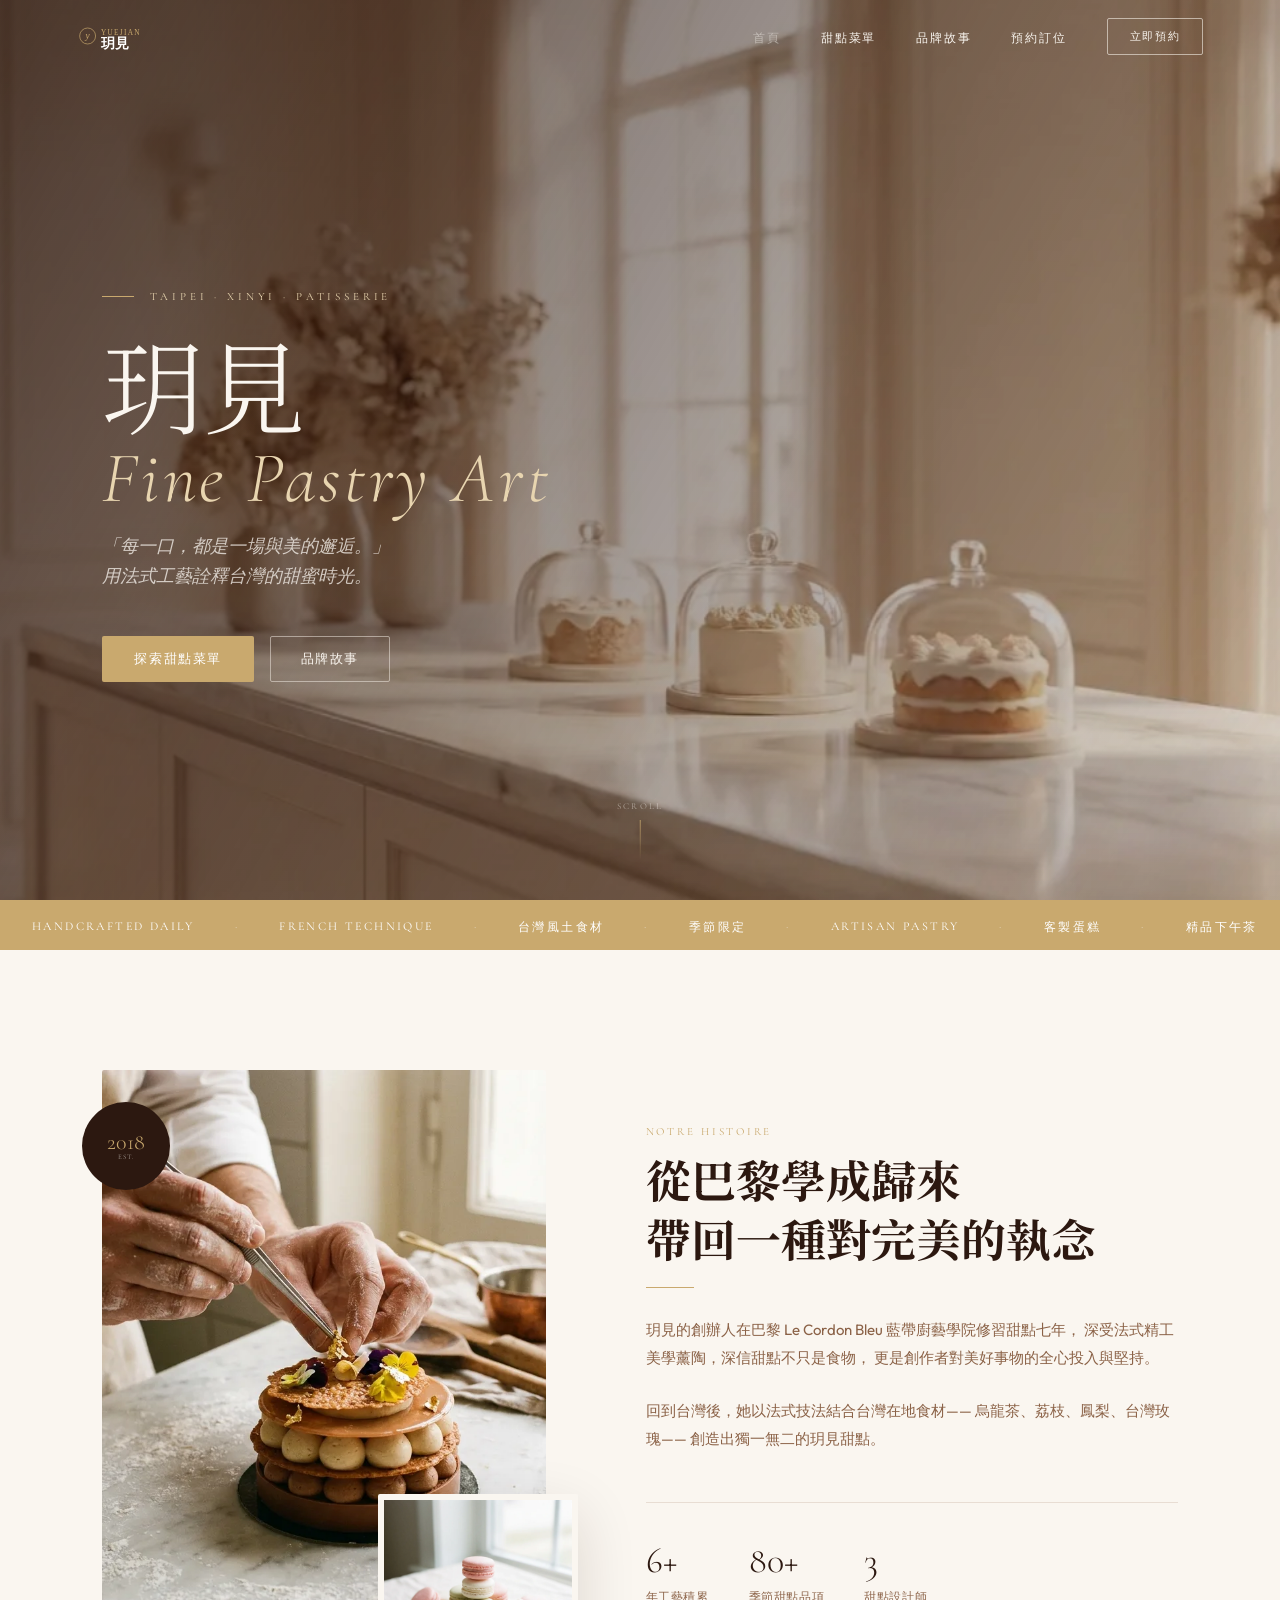
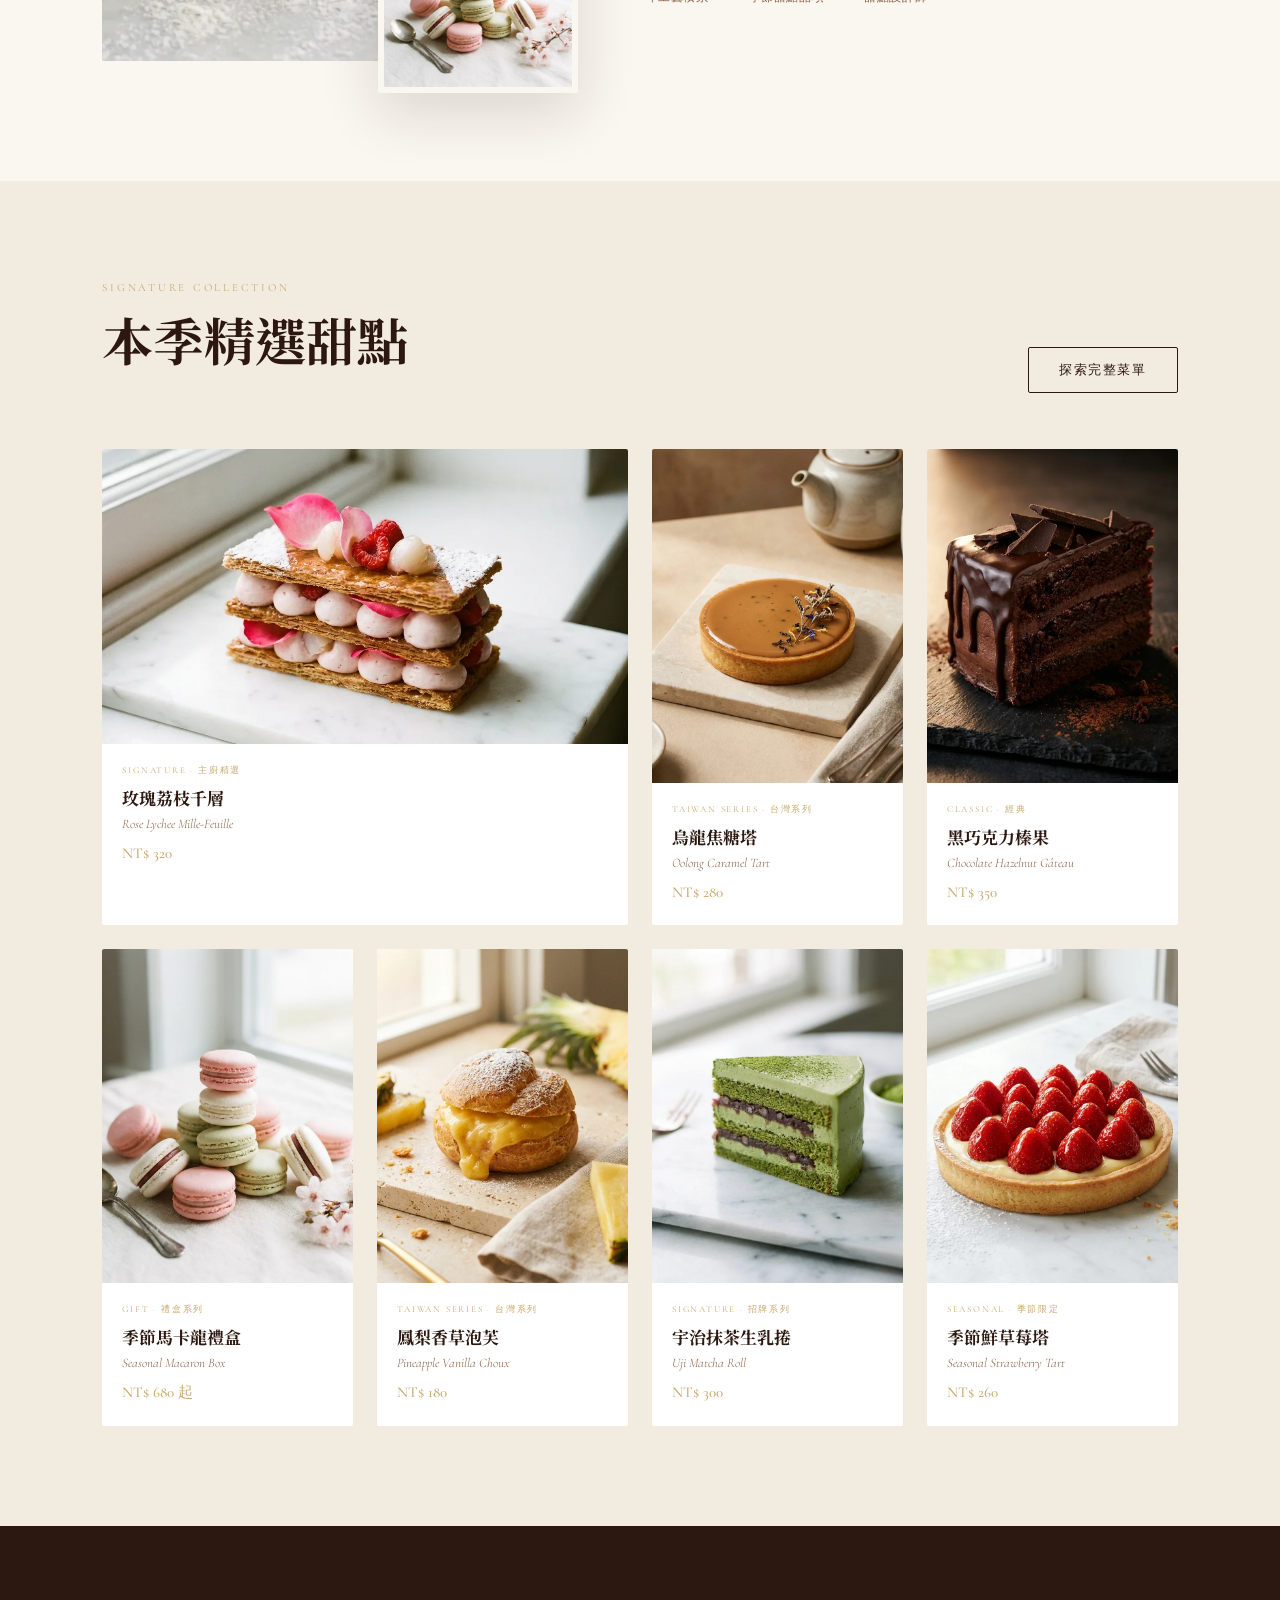
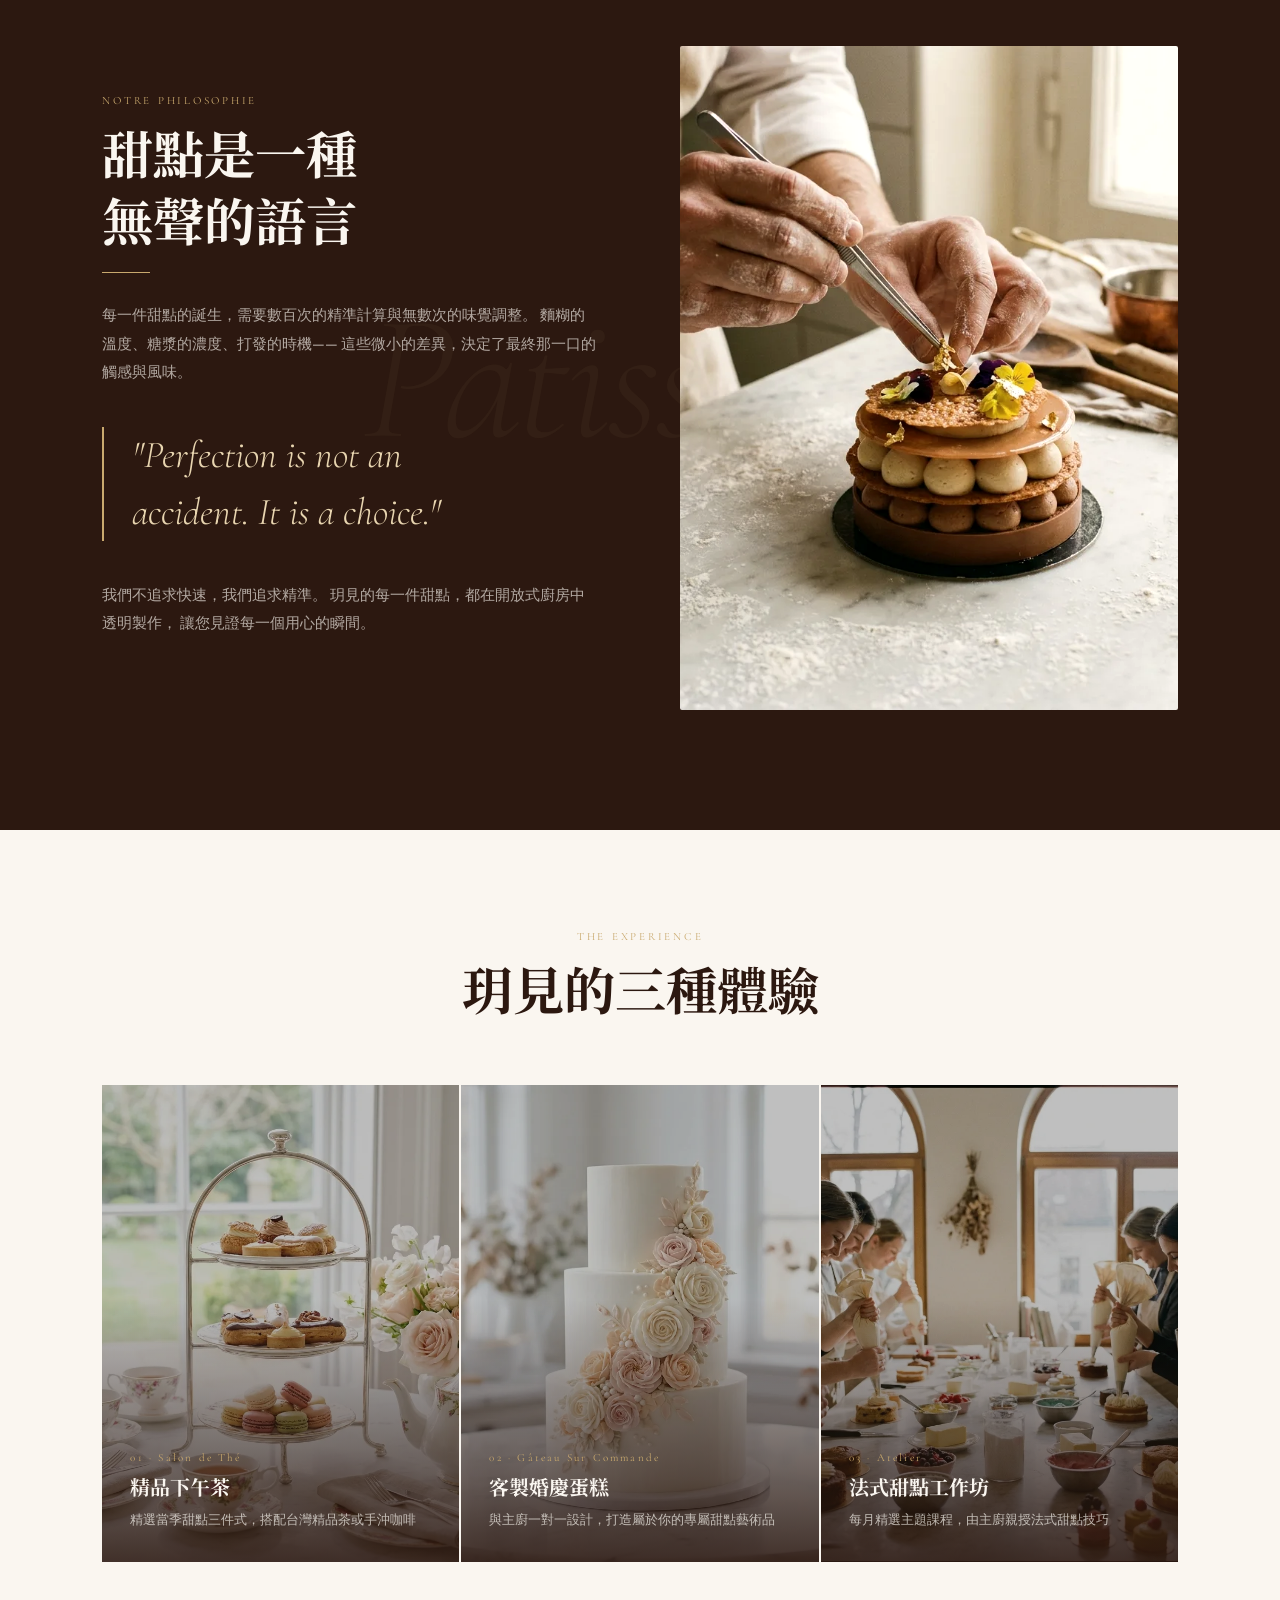
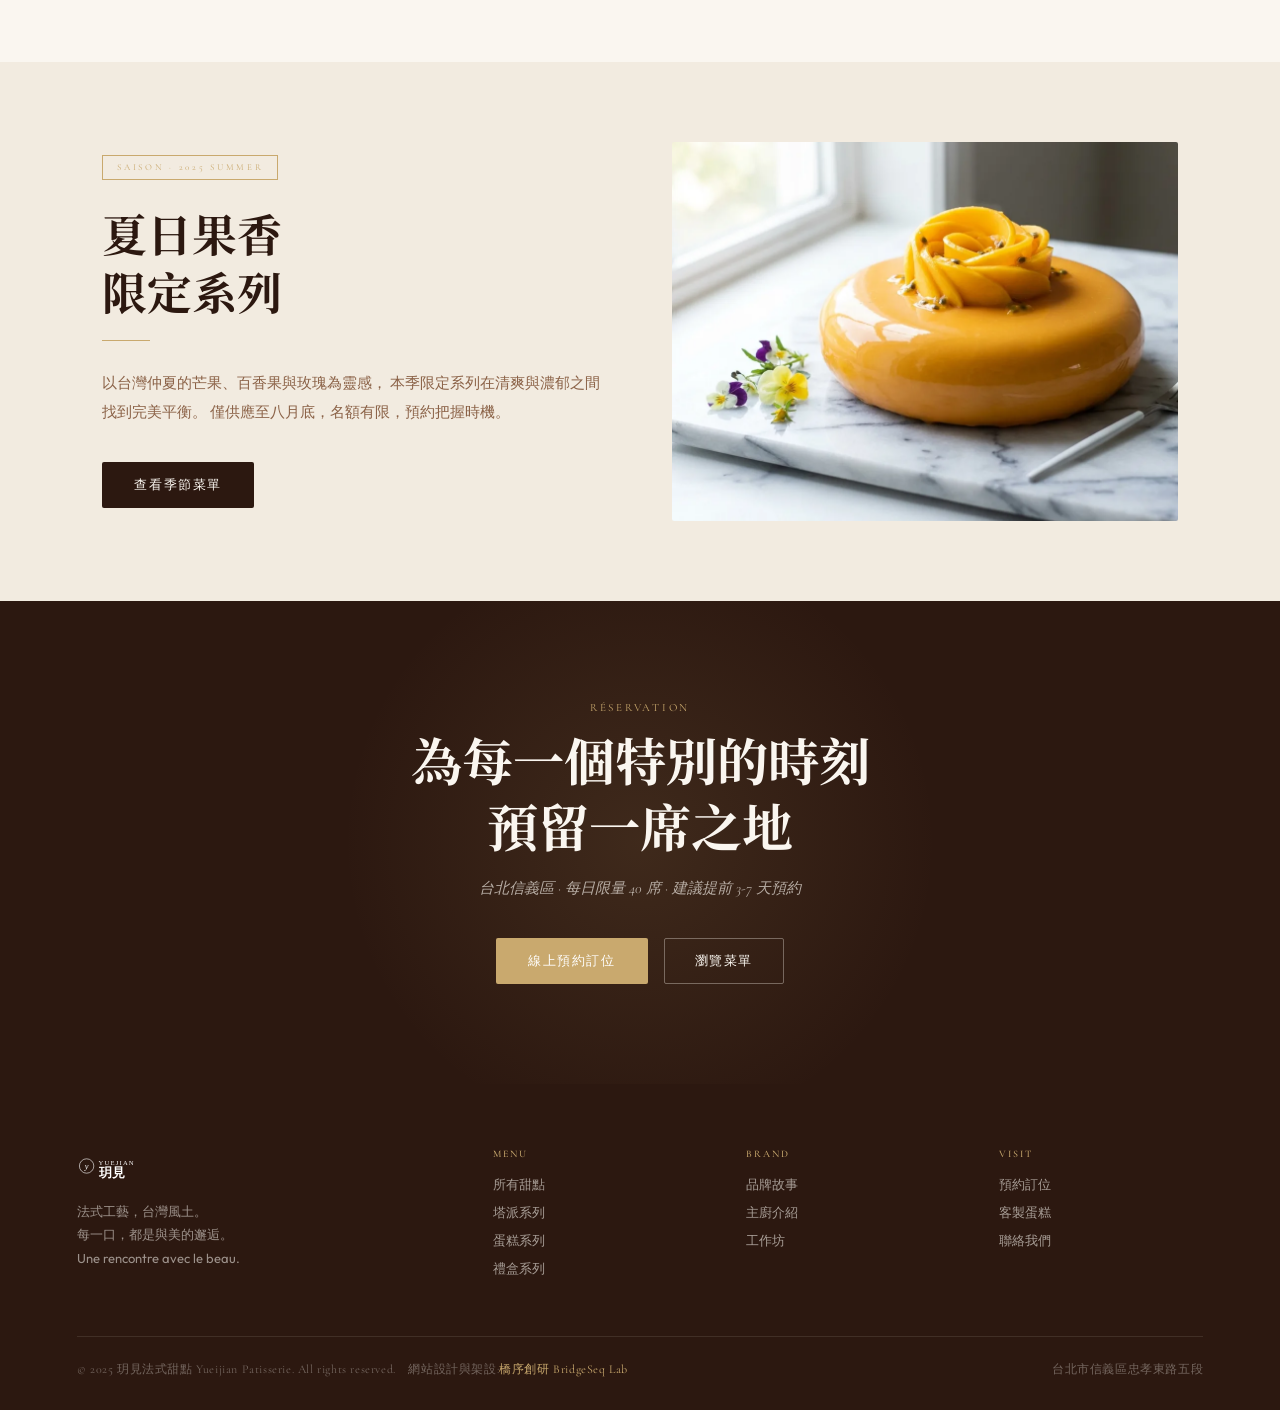
<file: index.html>
<!DOCTYPE html>
<html lang="zh-TW">
<head>
  <meta charset="UTF-8"/>
  <meta name="viewport" content="width=device-width, initial-scale=1.0"/>
  <title>玥見法式甜點 — Yueijian Patisserie · 台北精品甜點</title>
  <meta name="description" content="玥見法式甜點，精選頂級食材，手工打造每一件甜蜜藝術品。台北信義區精品甜點店，提供客製蛋糕、季節甜點與下午茶體驗。"/>
  <link rel="icon" href="logos/yueijian-logo.svg"/>
  <link rel="preconnect" href="https://fonts.googleapis.com"/>
  <link rel="preconnect" href="https://fonts.gstatic.com" crossorigin/>
  <link href="https://fonts.googleapis.com/css2?family=Cormorant+Garamond:ital,wght@0,300;0,400;0,500;0,600;1,300;1,400&family=Noto+Serif+TC:wght@300;400;700&family=Outfit:wght@300;400;500&display=swap" rel="stylesheet"/>
  <link rel="stylesheet" href="css/design.css"/>
  <style>
    /* ── CINEMATIC HERO ── */
    .hero {
      position: relative;
      height: 100svh;
      min-height: 640px;
      overflow: hidden;
      display: flex;
      align-items: center;
    }
    .hero-bg {
      position: absolute;
      /* inset:0 完整貼齊 hero,scrollY=0 時頂部就滿版,無斷層 */
      inset: 0;
      background-image: url('images/hero-bg.webp');
      background-size: cover;
      background-position: center 30%;
      will-change: transform;
      transform: scale(1.08);
      transition: transform 8s ease-out;
    }
    .hero-bg.loaded { transform: scale(1.12); }
    .hero-overlay {
      position: absolute;
      inset: 0;
      background: linear-gradient(
        120deg,
        rgba(44,24,16,0.78) 0%,
        rgba(44,24,16,0.45) 50%,
        rgba(44,24,16,0.15) 100%
      );
    }
    .hero-content {
      position: relative;
      z-index: 2;
      padding: 0 8vw;
      max-width: 1400px;
      margin: 0 auto;
      width: 100%;
      padding-top: var(--nav-h);
    }
    .hero-label {
      font-family: var(--ff-en);
      font-size: 11px;
      font-weight: 400;
      letter-spacing: 0.35em;
      text-transform: uppercase;
      color: var(--c-gold-lt);
      margin-bottom: 24px;
      display: flex;
      align-items: center;
      gap: 16px;
    }
    .hero-label::before {
      content: '';
      display: block;
      width: 32px;
      height: 1px;
      background: var(--c-gold);
    }
    .hero-title {
      font-family: var(--ff-cn);
      font-size: clamp(52px, 8vw, 112px);
      font-weight: 300;
      color: var(--c-cream);
      line-height: 1.1;
      letter-spacing: -0.01em;
      margin-bottom: 12px;
    }
    .hero-title em {
      font-style: italic;
      font-family: var(--ff-en);
      font-weight: 300;
      font-size: 0.7em;
      color: var(--c-gold-lt);
      display: block;
      letter-spacing: 0.05em;
    }
    .hero-sub {
      font-family: var(--ff-en);
      font-size: clamp(14px, 1.8vw, 18px);
      font-weight: 300;
      color: rgba(250,246,240,0.75);
      line-height: 1.7;
      max-width: 440px;
      margin-bottom: 44px;
      font-style: italic;
    }
    .hero-actions { display: flex; gap: 16px; flex-wrap: wrap; }

    /* scroll hint */
    .scroll-hint {
      position: absolute;
      bottom: 40px;
      left: 50%;
      transform: translateX(-50%);
      z-index: 2;
      display: flex;
      flex-direction: column;
      align-items: center;
      gap: 8px;
    }
    .scroll-hint span {
      font-family: var(--ff-en);
      font-size: 9px;
      letter-spacing: 0.25em;
      text-transform: uppercase;
      color: rgba(250,246,240,0.5);
    }
    .scroll-line {
      width: 1px;
      height: 40px;
      background: linear-gradient(to bottom, rgba(201,169,110,0.8), transparent);
      animation: scrollPulse 2s ease-in-out infinite;
    }
    @keyframes scrollPulse {
      0%, 100% { opacity: 0.4; transform: scaleY(1); }
      50% { opacity: 1; transform: scaleY(0.7); }
    }

    /* ── MARQUEE ── */
    .marquee-strip {
      background: var(--c-gold);
      padding: 14px 0;
      overflow: hidden;
      white-space: nowrap;
    }
    .marquee-inner {
      display: inline-flex;
      animation: marquee 28s linear infinite;
    }
    .marquee-inner span {
      font-family: var(--ff-en);
      font-size: 12px;
      font-weight: 400;
      letter-spacing: 0.2em;
      text-transform: uppercase;
      color: white;
      padding: 0 32px;
    }
    .marquee-inner span.dot { color: rgba(255,255,255,0.5); padding: 0 8px; }
    @keyframes marquee {
      0% { transform: translateX(0); }
      100% { transform: translateX(-50%); }
    }

    /* ── INTRO ── */
    #intro {
      padding: 120px 8vw;
      max-width: 1400px;
      margin: 0 auto;
      display: grid;
      grid-template-columns: 1fr 1.2fr;
      gap: 100px;
      align-items: center;
    }
    .intro-img-wrap {
      position: relative;
    }
    .intro-img-main {
      border-radius: 2px;
      overflow: hidden;
    }
    .intro-img-main img {
      width: 100%;
      aspect-ratio: 3/4;
      object-fit: cover;
      transition: transform 0.8s var(--ease-out);
    }
    .intro-img-main:hover img { transform: scale(1.04); }
    .intro-img-accent {
      position: absolute;
      bottom: -32px;
      right: -32px;
      width: 45%;
      border-radius: 2px;
      overflow: hidden;
      border: 6px solid var(--c-cream);
      box-shadow: var(--shadow-lg);
    }
    .intro-img-accent img {
      width: 100%;
      aspect-ratio: 1;
      object-fit: cover;
    }
    .intro-badge {
      position: absolute;
      top: 32px;
      left: -20px;
      width: 88px;
      height: 88px;
      background: var(--c-choco);
      border-radius: 50%;
      display: flex;
      flex-direction: column;
      align-items: center;
      justify-content: center;
      text-align: center;
      padding: 8px;
    }
    .intro-badge strong {
      font-family: var(--ff-en);
      font-size: 22px;
      font-weight: 300;
      color: var(--c-gold);
      line-height: 1;
    }
    .intro-badge span {
      font-family: var(--ff-en);
      font-size: 7px;
      letter-spacing: 0.15em;
      text-transform: uppercase;
      color: rgba(250,246,240,0.6);
    }
    .intro-text .section-title { font-size: clamp(30px, 3.5vw, 48px); }
    .intro-text .section-body { margin-bottom: 24px; }
    .intro-stats {
      display: flex;
      gap: 40px;
      margin-top: 48px;
      padding-top: 40px;
      border-top: 1px solid var(--c-light);
    }
    .stat-item strong {
      font-family: var(--ff-en);
      font-size: 36px;
      font-weight: 300;
      color: var(--c-choco);
      display: block;
      line-height: 1;
      margin-bottom: 6px;
    }
    .stat-item span {
      font-size: 12px;
      color: var(--c-warm);
      letter-spacing: 0.05em;
    }

    /* ── FEATURED SWEETS ── */
    #featured {
      background: var(--c-ivory);
      padding: 100px 8vw;
    }
    .featured-inner { max-width: 1400px; margin: 0 auto; }
    .featured-header {
      display: flex;
      justify-content: space-between;
      align-items: flex-end;
      margin-bottom: 56px;
    }
    .sweets-grid {
      display: grid;
      grid-template-columns: repeat(4, 1fr);
      gap: 24px;
    }
    .sweet-card {
      background: var(--c-white);
      border-radius: 2px;
      overflow: hidden;
      transition: transform 0.35s var(--ease-out), box-shadow 0.35s;
    }
    .sweet-card:hover {
      transform: translateY(-8px);
      box-shadow: var(--shadow-lg);
    }
    .sweet-img {
      overflow: hidden;
      aspect-ratio: 3/4;
    }
    .sweet-img img {
      width: 100%;
      height: 100%;
      object-fit: cover;
      transition: transform 0.6s var(--ease-out);
    }
    .sweet-card:hover .sweet-img img { transform: scale(1.06); }
    .sweet-info { padding: 20px 20px 24px; }
    .sweet-tag {
      font-family: var(--ff-en);
      font-size: 9px;
      letter-spacing: 0.2em;
      text-transform: uppercase;
      color: var(--c-gold);
      margin-bottom: 8px;
      display: block;
    }
    .sweet-name {
      font-family: var(--ff-cn);
      font-size: 17px;
      font-weight: 700;
      color: var(--c-choco);
      margin-bottom: 6px;
    }
    .sweet-name-en {
      font-family: var(--ff-en);
      font-size: 13px;
      font-weight: 300;
      font-style: italic;
      color: var(--c-warm);
      margin-bottom: 12px;
    }
    .sweet-price {
      font-family: var(--ff-en);
      font-size: 15px;
      font-weight: 500;
      color: var(--c-gold);
    }
    .sweet-card.featured-large {
      grid-column: span 2;
    }
    .sweet-card.featured-large .sweet-img { aspect-ratio: 16/9; }

    /* ── PHILOSOPHY SECTION ── */
    #philosophy {
      padding: 120px 8vw;
      background: var(--c-choco);
      position: relative;
      overflow: hidden;
    }
    #philosophy::before {
      content: 'Patisserie';
      position: absolute;
      top: 50%;
      left: 50%;
      transform: translate(-50%, -50%);
      font-family: var(--ff-en);
      font-size: clamp(80px, 14vw, 200px);
      font-weight: 300;
      font-style: italic;
      color: rgba(201,169,110,0.05);
      white-space: nowrap;
      pointer-events: none;
      letter-spacing: -0.02em;
    }
    .philosophy-inner {
      max-width: 1400px;
      margin: 0 auto;
      position: relative;
      z-index: 1;
    }
    .philosophy-grid {
      display: grid;
      grid-template-columns: 1fr 1fr;
      gap: 80px;
      align-items: center;
    }
    .philosophy-text .section-label { color: var(--c-gold); }
    .philosophy-text .section-title { color: var(--c-cream); }
    .philosophy-text .section-body { color: rgba(250,246,240,0.65); margin-bottom: 24px; }
    .philosophy-text .gold-rule { background: var(--c-gold); }
    .philosophy-quote {
      font-family: var(--ff-en);
      font-size: clamp(22px, 3vw, 38px);
      font-weight: 300;
      font-style: italic;
      color: var(--c-gold-lt);
      line-height: 1.5;
      padding-left: 28px;
      border-left: 2px solid var(--c-gold);
      margin: 40px 0;
    }
    .philosophy-img {
      border-radius: 2px;
      overflow: hidden;
    }
    .philosophy-img img {
      width: 100%;
      aspect-ratio: 3/4;
      object-fit: cover;
      filter: sepia(10%) contrast(1.05);
    }

    /* ── EXPERIENCE SECTION ── */
    #experience {
      padding: 100px 8vw;
      max-width: 1400px;
      margin: 0 auto;
    }
    .exp-header { text-align: center; margin-bottom: 64px; }
    .exp-grid {
      display: grid;
      grid-template-columns: repeat(3, 1fr);
      gap: 2px;
    }
    .exp-item {
      position: relative;
      overflow: hidden;
      aspect-ratio: 3/4;
    }
    .exp-item img {
      width: 100%;
      height: 100%;
      object-fit: cover;
      transition: transform 0.6s var(--ease-out), filter 0.4s;
      filter: brightness(0.75) saturate(0.9);
    }
    .exp-item:hover img { transform: scale(1.06); filter: brightness(0.6) saturate(1); }
    .exp-overlay {
      position: absolute;
      inset: 0;
      background: linear-gradient(to top, rgba(44,24,16,0.85) 0%, transparent 55%);
      display: flex;
      flex-direction: column;
      justify-content: flex-end;
      padding: 32px 28px;
    }
    .exp-num {
      font-family: var(--ff-en);
      font-size: 11px;
      letter-spacing: 0.2em;
      color: var(--c-gold);
      margin-bottom: 8px;
    }
    .exp-title {
      font-family: var(--ff-cn);
      font-size: 20px;
      font-weight: 700;
      color: var(--c-cream);
      margin-bottom: 8px;
    }
    .exp-desc {
      font-size: 13px;
      color: rgba(250,246,240,0.7);
      line-height: 1.6;
    }

    /* ── SEASONAL BANNER ── */
    #seasonal {
      background: var(--c-ivory);
      padding: 80px 8vw;
    }
    .seasonal-inner {
      max-width: 1400px;
      margin: 0 auto;
      display: grid;
      grid-template-columns: 1fr 1fr;
      gap: 64px;
      align-items: center;
    }
    .seasonal-label {
      font-family: var(--ff-en);
      font-size: 9px;
      letter-spacing: 0.3em;
      text-transform: uppercase;
      color: var(--c-gold);
      display: inline-block;
      border: 1px solid var(--c-gold);
      padding: 6px 14px;
      margin-bottom: 24px;
    }
    .seasonal-title {
      font-family: var(--ff-cn);
      font-size: clamp(28px, 3.5vw, 48px);
      font-weight: 700;
      color: var(--c-choco);
      margin-bottom: 16px;
      line-height: 1.3;
    }
    .seasonal-img { border-radius: 2px; overflow: hidden; }
    .seasonal-img img {
      width: 100%;
      aspect-ratio: 4/3;
      object-fit: cover;
      transition: transform 0.6s var(--ease-out);
    }
    .seasonal-img:hover img { transform: scale(1.03); }

    /* ── CTA ── */
    #cta {
      background: var(--c-choco);
      padding: 100px 8vw;
      text-align: center;
      position: relative;
      overflow: hidden;
    }
    #cta::before {
      content: '';
      position: absolute;
      top: 50%; left: 50%;
      transform: translate(-50%, -50%);
      width: 600px; height: 600px;
      background: radial-gradient(circle, rgba(201,169,110,0.12) 0%, transparent 70%);
      pointer-events: none;
    }
    #cta .section-title { color: var(--c-cream); position: relative; z-index: 1; }
    #cta .section-label { color: var(--c-gold); position: relative; z-index: 1; }
    .cta-sub {
      font-size: 15px;
      color: rgba(250,246,240,0.65);
      margin-bottom: 40px;
      font-style: italic;
      font-family: var(--ff-en);
      position: relative; z-index: 1;
    }
    .cta-actions { display: flex; gap: 16px; justify-content: center; flex-wrap: wrap; position: relative; z-index: 1; }

    /* ── RESPONSIVE ── */
    @media (max-width: 1100px) {
      .sweets-grid { grid-template-columns: repeat(2, 1fr); }
      .sweet-card.featured-large { grid-column: span 2; }
    }
    @media (max-width: 900px) {
      #intro { grid-template-columns: 1fr; gap: 60px; }
      .philosophy-grid { grid-template-columns: 1fr; }
      .philosophy-img { display: none; }
      .exp-grid { grid-template-columns: 1fr; }
      .exp-item { aspect-ratio: 16/9; }
      .seasonal-inner { grid-template-columns: 1fr; }
    }
    @media (max-width: 600px) {
      .sweets-grid { grid-template-columns: 1fr; }
      .sweet-card.featured-large { grid-column: span 1; }
      .intro-img-accent { display: none; }
      .intro-stats { flex-direction: column; gap: 24px; }
      .featured-header { flex-direction: column; align-items: flex-start; gap: 16px; }
    }
  </style>
</head>
<body>

<nav class="site-nav" role="navigation">
  <div class="nav-inner">
    <a href="index.html" class="nav-logo">
      <img class="logo-light" src="logos/yueijian-logo-white.svg" alt="玥見法式甜點"/><img class="logo-dark" src="logos/yueijian-logo.svg" alt="玥見法式甜點"/>
    </a>
    <ul class="nav-links" role="list">
      <li><a href="index.html"   class="nav-link">首頁</a></li>
      <li><a href="menu.html"    class="nav-link">甜點菜單</a></li>
      <li><a href="about.html"   class="nav-link">品牌故事</a></li>
      <li><a href="reserve.html" class="nav-link">預約訂位</a></li>
      <a href="reserve.html" class="nav-cta">立即預約</a>
    </ul>
    <button class="nav-hamburger" aria-label="選單">
      <span></span><span></span><span></span>
    </button>
  </div>
</nav>

<!-- ── HERO ── -->
<header class="hero">
  <div class="hero-bg" id="heroBg"></div>
  <div class="hero-overlay"></div>
  <div class="hero-content">
    <p class="hero-label">Taipei · Xinyi · Patisserie</p>
    <h1 class="hero-title">
      玥見<br/>
      <em>Fine Pastry Art</em>
    </h1>
    <p class="hero-sub">「每一口，都是一場與美的邂逅。」<br/>用法式工藝詮釋台灣的甜蜜時光。</p>
    <div class="hero-actions">
      <a href="menu.html" class="btn-gold">探索甜點菜單</a>
      <a href="about.html" class="btn-outline" style="border-color:rgba(245,240,232,0.5);color:var(--c-cream)">品牌故事</a>
    </div>
  </div>
  <div class="scroll-hint">
    <span>Scroll</span>
    <div class="scroll-line"></div>
  </div>
</header>

<!-- ── MARQUEE ── -->
<div class="marquee-strip" aria-hidden="true">
  <div class="marquee-inner">
    <span>Handcrafted Daily</span><span class="dot">·</span>
    <span>French Technique</span><span class="dot">·</span>
    <span>台灣風土食材</span><span class="dot">·</span>
    <span>季節限定</span><span class="dot">·</span>
    <span>Artisan Pastry</span><span class="dot">·</span>
    <span>客製蛋糕</span><span class="dot">·</span>
    <span>精品下午茶</span><span class="dot">·</span>
    <span>Handcrafted Daily</span><span class="dot">·</span>
    <span>French Technique</span><span class="dot">·</span>
    <span>台灣風土食材</span><span class="dot">·</span>
    <span>季節限定</span><span class="dot">·</span>
    <span>Artisan Pastry</span><span class="dot">·</span>
    <span>客製蛋糕</span><span class="dot">·</span>
    <span>精品下午茶</span><span class="dot">·</span>
  </div>
</div>

<!-- ── INTRO ── -->
<section>
  <div id="intro">
    <div class="intro-img-wrap reveal">
      <div class="intro-img-main">
        <img
          src="images/craft.webp"
          alt="玥見法式甜點工藝"
          loading="lazy"
        />
      </div>
      <div class="intro-img-accent">
        <img
          src="images/macaron.webp"
          alt="精緻馬卡龍"
          loading="lazy"
        />
      </div>
      <div class="intro-badge">
        <strong>2018</strong>
        <span>Est.</span>
      </div>
    </div>
    <div class="intro-text">
      <p class="section-label reveal">Notre Histoire</p>
      <h2 class="section-title reveal reveal-delay-1">從巴黎學成歸來<br/>帶回一種對完美的執念</h2>
      <div class="gold-rule reveal reveal-delay-1"></div>
      <p class="section-body reveal reveal-delay-2">
        玥見的創辦人在巴黎 Le Cordon Bleu 藍帶廚藝學院修習甜點七年，
        深受法式精工美學薰陶，深信甜點不只是食物，
        更是創作者對美好事物的全心投入與堅持。
      </p>
      <p class="section-body reveal reveal-delay-2">
        回到台灣後，她以法式技法結合台灣在地食材——
        烏龍茶、荔枝、鳳梨、台灣玫瑰——
        創造出獨一無二的玥見甜點。
      </p>
      <div class="intro-stats reveal reveal-delay-3">
        <div class="stat-item">
          <strong>6+</strong>
          <span>年工藝積累</span>
        </div>
        <div class="stat-item">
          <strong>80+</strong>
          <span>季節甜點品項</span>
        </div>
        <div class="stat-item">
          <strong>3</strong>
          <span>甜點設計師</span>
        </div>
      </div>
    </div>
  </div>
</section>

<!-- ── FEATURED SWEETS ── -->
<section id="featured">
  <div class="featured-inner">
    <div class="featured-header">
      <div>
        <p class="section-label reveal">Signature Collection</p>
        <h2 class="section-title reveal reveal-delay-1">本季精選甜點</h2>
      </div>
      <a href="menu.html" class="btn-outline reveal">探索完整菜單</a>
    </div>
    <div class="sweets-grid">
      <div class="sweet-card featured-large reveal">
        <div class="sweet-img">
          <img
            src="images/rose-lychee.webp"
            alt="玫瑰荔枝千層"
            loading="lazy"
          />
        </div>
        <div class="sweet-info">
          <span class="sweet-tag">Signature · 主廚精選</span>
          <p class="sweet-name">玫瑰荔枝千層</p>
          <p class="sweet-name-en">Rose Lychee Mille-Feuille</p>
          <p class="sweet-price">NT$ 320</p>
        </div>
      </div>
      <div class="sweet-card reveal reveal-delay-1">
        <div class="sweet-img">
          <img
            src="images/oolong-caramel-tart.webp"
            alt="烏龍焦糖塔"
            loading="lazy"
          />
        </div>
        <div class="sweet-info">
          <span class="sweet-tag">Taiwan Series · 台灣系列</span>
          <p class="sweet-name">烏龍焦糖塔</p>
          <p class="sweet-name-en">Oolong Caramel Tart</p>
          <p class="sweet-price">NT$ 280</p>
        </div>
      </div>
      <div class="sweet-card reveal reveal-delay-2">
        <div class="sweet-img">
          <img
            src="images/dark-chocolate.webp"
            alt="巧克力榛果蛋糕"
            loading="lazy"
          />
        </div>
        <div class="sweet-info">
          <span class="sweet-tag">Classic · 經典</span>
          <p class="sweet-name">黑巧克力榛果</p>
          <p class="sweet-name-en">Chocolate Hazelnut Gâteau</p>
          <p class="sweet-price">NT$ 350</p>
        </div>
      </div>
      <div class="sweet-card reveal reveal-delay-1">
        <div class="sweet-img">
          <img
            src="images/macaron.webp"
            alt="馬卡龍禮盒"
            loading="lazy"
          />
        </div>
        <div class="sweet-info">
          <span class="sweet-tag">Gift · 禮盒系列</span>
          <p class="sweet-name">季節馬卡龍禮盒</p>
          <p class="sweet-name-en">Seasonal Macaron Box</p>
          <p class="sweet-price">NT$ 680 起</p>
        </div>
      </div>
      <div class="sweet-card reveal reveal-delay-2">
        <div class="sweet-img">
          <img
            src="images/pineapple-puff.webp"
            alt="鳳梨奶油泡芙"
            loading="lazy"
          />
        </div>
        <div class="sweet-info">
          <span class="sweet-tag">Taiwan Series · 台灣系列</span>
          <p class="sweet-name">鳳梨香草泡芙</p>
          <p class="sweet-name-en">Pineapple Vanilla Choux</p>
          <p class="sweet-price">NT$ 180</p>
        </div>
      </div>
      <div class="sweet-card reveal reveal-delay-1">
        <div class="sweet-img">
          <img
            src="images/matcha-cake.webp"
            alt="宇治抹茶蛋糕"
            loading="lazy"
          />
        </div>
        <div class="sweet-info">
          <span class="sweet-tag">Signature · 招牌系列</span>
          <p class="sweet-name">宇治抹茶生乳捲</p>
          <p class="sweet-name-en">Uji Matcha Roll</p>
          <p class="sweet-price">NT$ 300</p>
        </div>
      </div>
      <div class="sweet-card reveal reveal-delay-2">
        <div class="sweet-img">
          <img
            src="images/strawberry-tart.webp"
            alt="季節草莓塔"
            loading="lazy"
          />
        </div>
        <div class="sweet-info">
          <span class="sweet-tag">Seasonal · 季節限定</span>
          <p class="sweet-name">季節鮮草莓塔</p>
          <p class="sweet-name-en">Seasonal Strawberry Tart</p>
          <p class="sweet-price">NT$ 260</p>
        </div>
      </div>
    </div>
  </div>
</section>

<!-- ── PHILOSOPHY ── -->
<section id="philosophy">
  <div class="philosophy-inner">
    <div class="philosophy-grid">
      <div class="philosophy-text">
        <p class="section-label reveal">Notre Philosophie</p>
        <h2 class="section-title reveal reveal-delay-1">甜點是一種<br/>無聲的語言</h2>
        <div class="gold-rule reveal reveal-delay-1"></div>
        <p class="section-body reveal reveal-delay-2">
          每一件甜點的誕生，需要數百次的精準計算與無數次的味覺調整。
          麵糊的溫度、糖漿的濃度、打發的時機——
          這些微小的差異，決定了最終那一口的觸感與風味。
        </p>
        <blockquote class="philosophy-quote reveal reveal-delay-2">
          "Perfection is not an<br/>accident. It is a choice."
        </blockquote>
        <p class="section-body reveal reveal-delay-3">
          我們不追求快速，我們追求精準。
          玥見的每一件甜點，都在開放式廚房中透明製作，
          讓您見證每一個用心的瞬間。
        </p>
      </div>
      <div class="philosophy-img reveal reveal-delay-2">
        <img
          src="images/craft.webp"
          alt="法式甜點工藝"
          loading="lazy"
        />
      </div>
    </div>
  </div>
</section>

<!-- ── EXPERIENCE ── -->
<section id="experience">
  <div class="exp-header">
    <p class="section-label reveal">The Experience</p>
    <h2 class="section-title reveal reveal-delay-1">玥見的三種體驗</h2>
  </div>
  <div class="exp-grid">
    <div class="exp-item reveal">
      <img
        src="images/afternoon-tea.webp"
        alt="下午茶體驗"
        loading="lazy"
      />
      <div class="exp-overlay">
        <p class="exp-num">01 · Salon de Thé</p>
        <p class="exp-title">精品下午茶</p>
        <p class="exp-desc">精選當季甜點三件式，搭配台灣精品茶或手沖咖啡</p>
      </div>
    </div>
    <div class="exp-item reveal reveal-delay-1">
      <img
        src="images/wedding-cake.webp"
        alt="客製蛋糕"
        loading="lazy"
      />
      <div class="exp-overlay">
        <p class="exp-num">02 · Gâteau Sur Commande</p>
        <p class="exp-title">客製婚慶蛋糕</p>
        <p class="exp-desc">與主廚一對一設計，打造屬於你的專屬甜點藝術品</p>
      </div>
    </div>
    <div class="exp-item reveal reveal-delay-2">
      <img
        src="images/workshop.webp"
        alt="甜點工作坊"
        loading="lazy"
      />
      <div class="exp-overlay">
        <p class="exp-num">03 · Atelier</p>
        <p class="exp-title">法式甜點工作坊</p>
        <p class="exp-desc">每月精選主題課程，由主廚親授法式甜點技巧</p>
      </div>
    </div>
  </div>
</section>

<!-- ── CTA ── -->
<!-- ── SEASONAL ── -->
<section id="seasonal">
  <div class="seasonal-inner">
    <div>
      <span class="seasonal-label reveal">Saison · 2025 Summer</span>
      <h2 class="seasonal-title reveal reveal-delay-1">夏日果香<br/>限定系列</h2>
      <div class="gold-rule reveal reveal-delay-1"></div>
      <p class="section-body reveal reveal-delay-2">
        以台灣仲夏的芒果、百香果與玫瑰為靈感，
        本季限定系列在清爽與濃郁之間找到完美平衡。
        僅供應至八月底，名額有限，預約把握時機。
      </p>
      <div style="margin-top: 36px;" class="reveal reveal-delay-3">
        <a href="menu.html" class="btn-primary">查看季節菜單</a>
      </div>
    </div>
    <div class="seasonal-img reveal reveal-delay-1">
      <img
        src="images/mango-mousse.webp"
        alt="夏日限定甜點"
        loading="lazy"
      />
    </div>
  </div>
</section>

<!-- ── CTA ── -->
<section id="cta">
  <p class="section-label">Réservation</p>
  <h2 class="section-title">為每一個特別的時刻<br/>預留一席之地</h2>
  <p class="cta-sub">台北信義區 · 每日限量 40 席 · 建議提前 3-7 天預約</p>
  <div class="cta-actions">
    <a href="reserve.html" class="btn-gold">線上預約訂位</a>
    <a href="menu.html" class="btn-outline" style="border-color:rgba(245,240,232,0.35);color:var(--c-cream)">瀏覽菜單</a>
  </div>
</section>

<footer class="site-footer">
  <div class="footer-inner">
    <div class="footer-brand">
      <img src="logos/yueijian-logo-white.svg" alt="玥見法式甜點"/>
      <p>法式工藝，台灣風土。<br/>每一口，都是與美的邂逅。<br/>Une rencontre avec le beau.</p>
    </div>
    <div class="footer-col">
      <h4>Menu</h4>
      <a href="menu.html">所有甜點</a>
      <a href="menu.html#tarts">塔派系列</a>
      <a href="menu.html#cakes">蛋糕系列</a>
      <a href="menu.html#gift">禮盒系列</a>
    </div>
    <div class="footer-col">
      <h4>Brand</h4>
      <a href="about.html">品牌故事</a>
      <a href="about.html#chef">主廚介紹</a>
      <a href="about.html#atelier">工作坊</a>
    </div>
    <div class="footer-col">
      <h4>Visit</h4>
      <a href="reserve.html">預約訂位</a>
      <a href="reserve.html#custom">客製蛋糕</a>
      <a href="reserve.html#contact">聯絡我們</a>
    </div>
  </div>
  <div class="footer-bottom">
    <span>© 2025 玥見法式甜點 Yueijian Patisserie. All rights reserved.　網站設計與架設:<a href="https://bridgeseqlab.com" target="_blank" rel="noopener" style="color:#C9A96E;">橋序創研 BridgeSeq Lab</a></span>
    <span>台北市信義區忠孝東路五段</span>
  </div>
</footer>

<script src="js/main.js"></script>
<script>
// Hero bg zoom-in on load
window.addEventListener('load', () => {
  document.getElementById('heroBg')?.classList.add('loaded');
});

// Parallax on scroll —— scale 1.12 提供緩衝,位移範圍才不會露出頂部空白。
// 僅在 hero 可視範圍(0~視窗高)內位移,離開後停住。
const heroBg = document.getElementById('heroBg');
if (heroBg) {
  window.addEventListener('scroll', () => {
    const y = Math.min(window.scrollY, window.innerHeight);
    heroBg.style.transform = `scale(1.12) translateY(${y * 0.12}px)`;
  }, { passive: true });
}
</script>
</body>
</html>
</file>
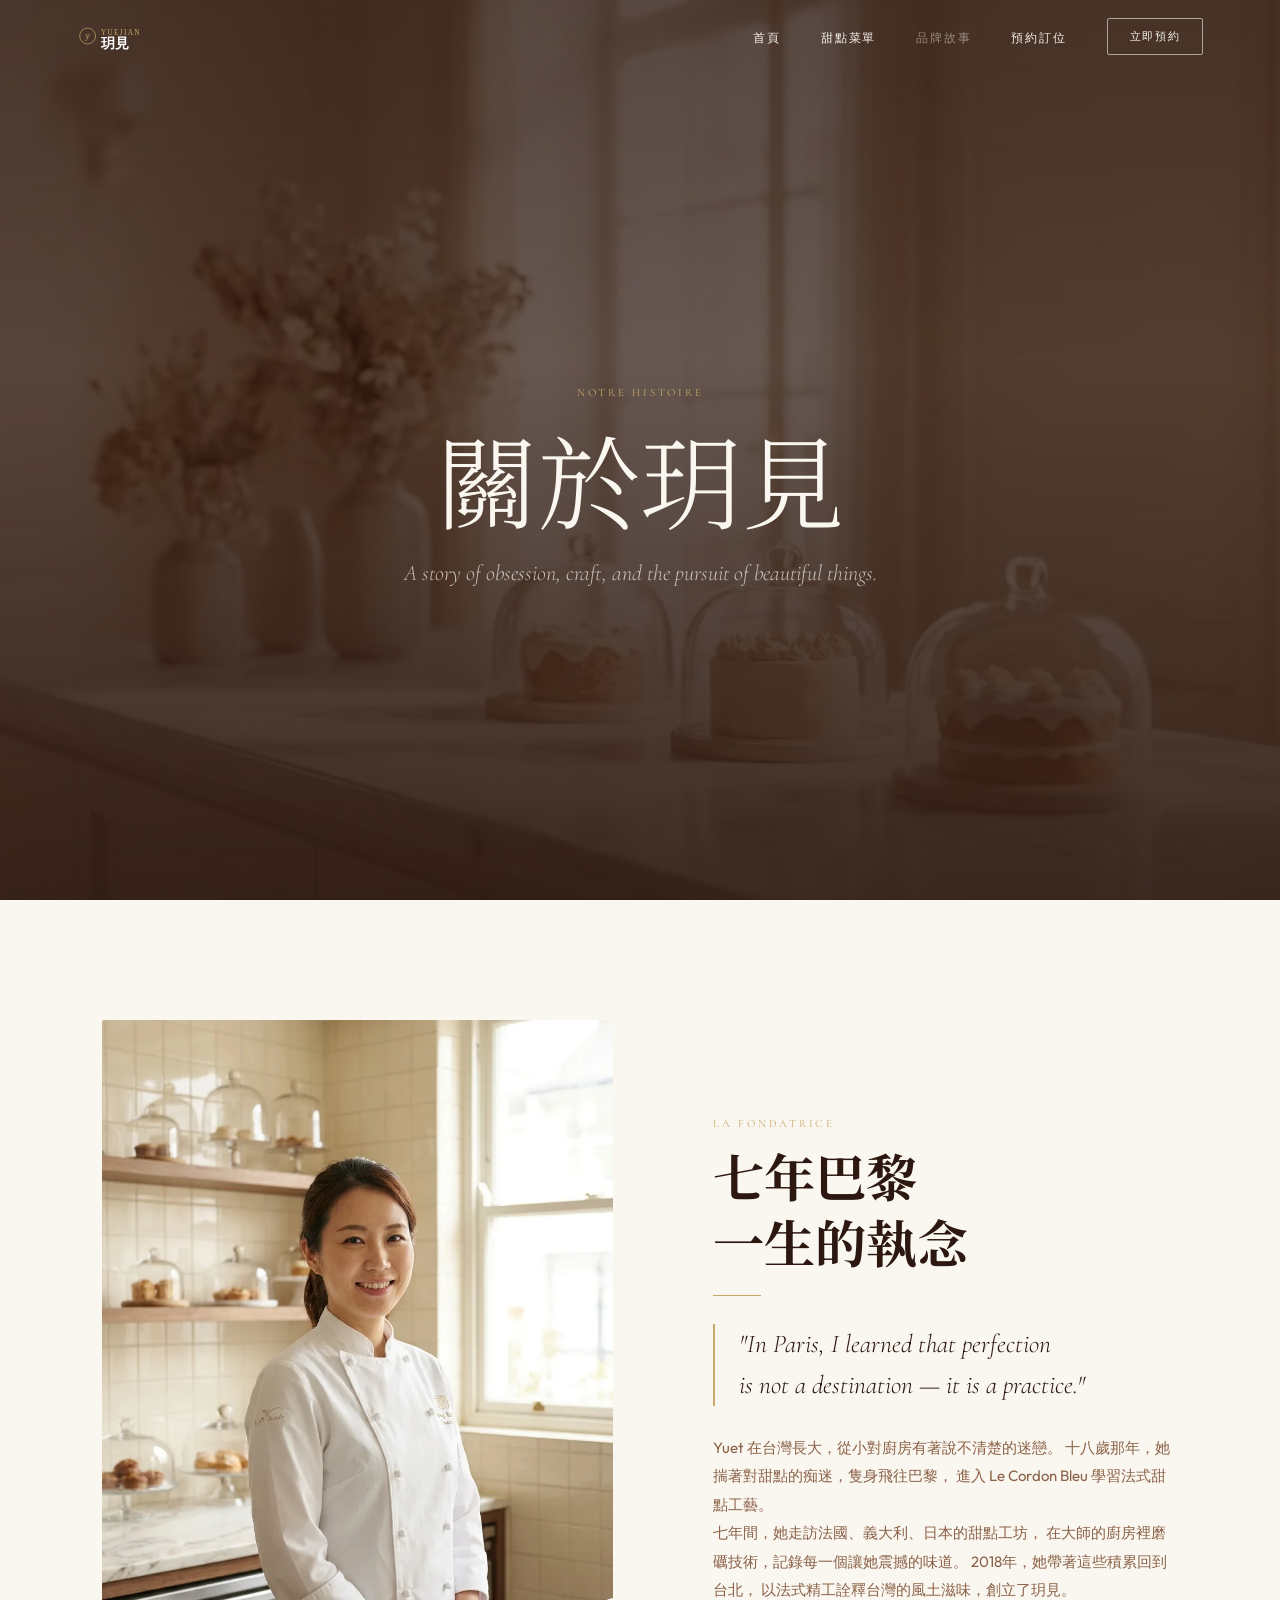
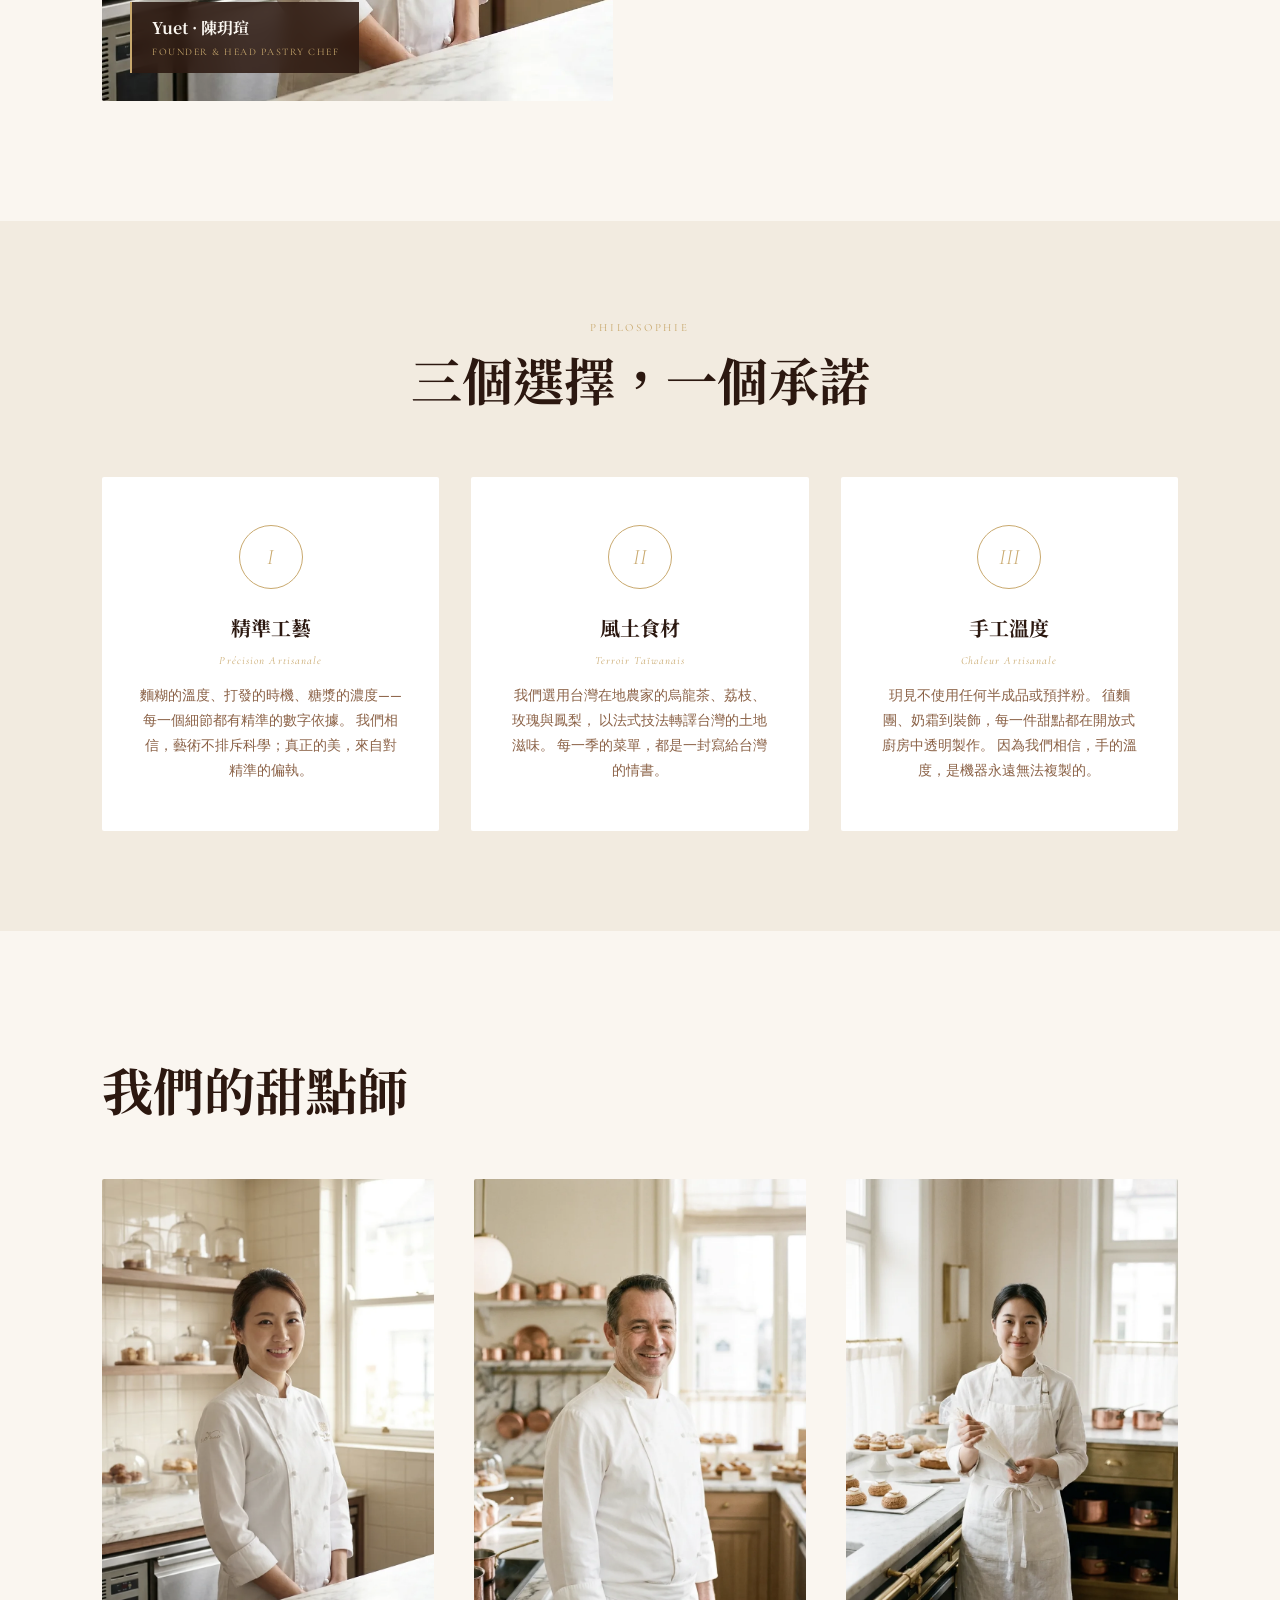
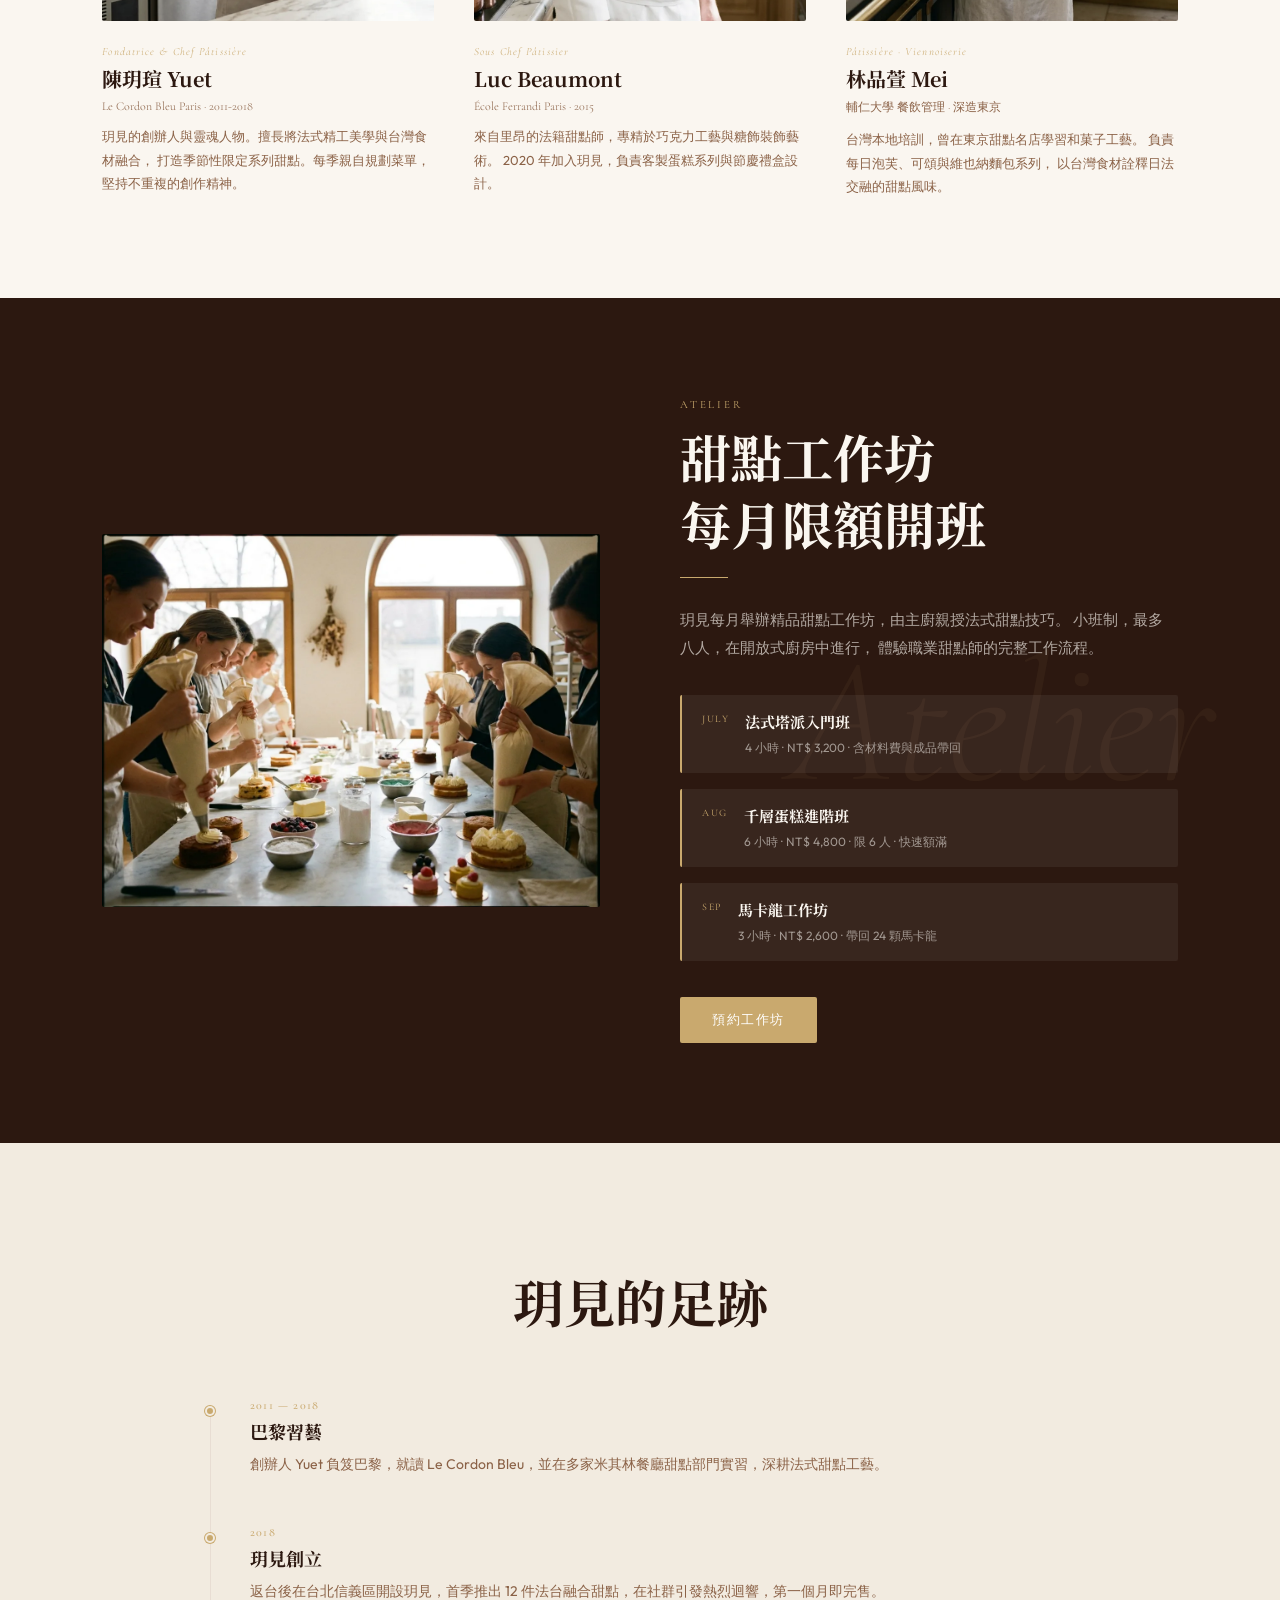
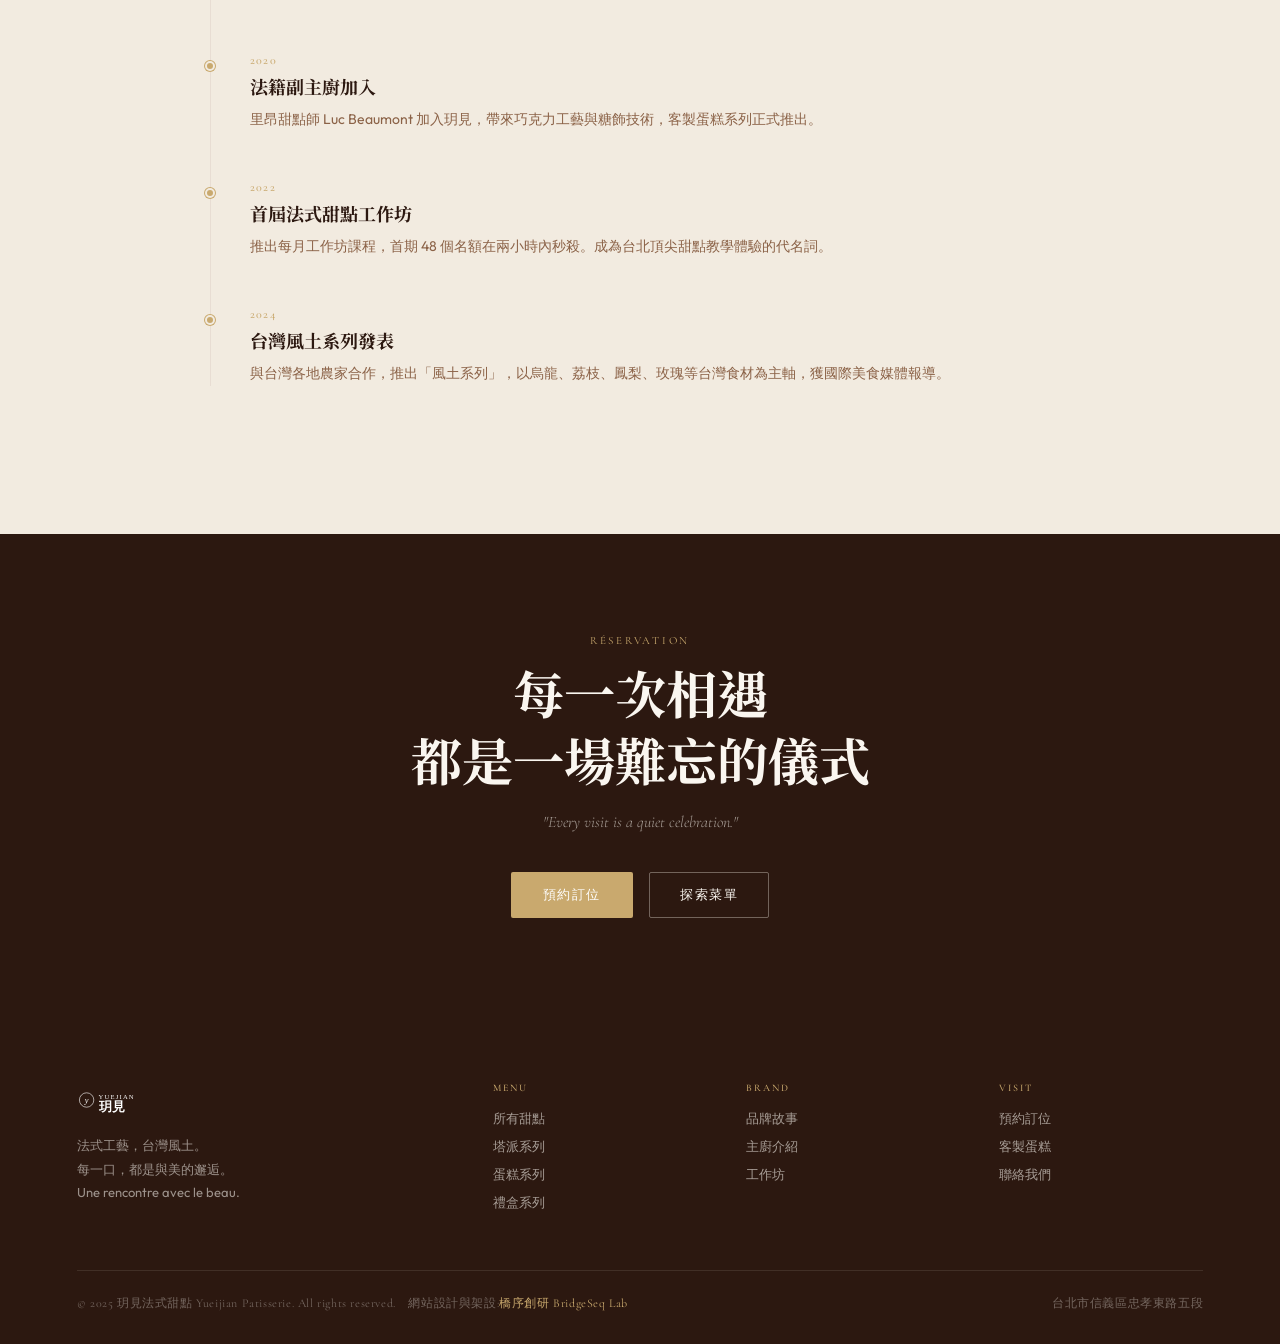
<file: about.html>
<!DOCTYPE html>
<html lang="zh-TW">
<head>
  <meta charset="UTF-8"/>
  <meta name="viewport" content="width=device-width, initial-scale=1.0"/>
  <title>品牌故事 — 玥見法式甜點 Yueijian Patisserie</title>
  <meta name="description" content="玥見創辦人 Yuet 在巴黎習藝七年，以法式精工融合台灣風土食材，打造獨一無二的甜點哲學。"/>
  <link rel="icon" href="logos/yueijian-logo.svg"/>
  <link rel="preconnect" href="https://fonts.googleapis.com"/>
  <link rel="preconnect" href="https://fonts.gstatic.com" crossorigin/>
  <link href="https://fonts.googleapis.com/css2?family=Cormorant+Garamond:ital,wght@0,300;0,400;0,500;0,600;1,300;1,400&family=Noto+Serif+TC:wght@300;400;700&family=Outfit:wght@300;400;500&display=swap" rel="stylesheet"/>
  <link rel="stylesheet" href="css/design.css"/>
  <style>
    /* ── PARALLAX HERO ── */
    .about-hero {
      height: 100svh;
      min-height: 580px;
      position: relative;
      display: flex;
      align-items: center;
      justify-content: center;
      overflow: hidden;
      background: var(--c-choco);
    }
    .about-hero-bg {
      position: absolute;
      inset: -10%;
      background-image: url('images/hero-bg.webp');
      background-size: cover;
      background-position: center;
      opacity: 0.35;
      transform: scale(1.1);
      will-change: transform;
    }
    .about-hero::after {
      content: '';
      position: absolute;
      inset: 0;
      background: linear-gradient(to bottom, rgba(44,24,16,0.4) 0%, rgba(44,24,16,0.2) 40%, rgba(44,24,16,0.75) 100%);
    }
    .about-hero-text {
      position: relative;
      z-index: 2;
      text-align: center;
      padding: 0 8vw;
      margin-top: var(--nav-h);
    }
    .about-hero-text .section-label { color: var(--c-gold); }
    .about-hero-text .section-title {
      color: var(--c-cream);
      font-size: clamp(48px, 8vw, 110px);
      font-weight: 300;
      margin-bottom: 16px;
    }
    .about-hero-sub {
      font-family: var(--ff-en);
      font-size: clamp(16px, 2vw, 22px);
      font-weight: 300;
      font-style: italic;
      color: rgba(250,246,240,0.7);
    }

    /* ── FOUNDER ── */
    #founder {
      padding: 120px 8vw;
      max-width: 1400px;
      margin: 0 auto;
      display: grid;
      grid-template-columns: 1.1fr 1fr;
      gap: 100px;
      align-items: center;
    }
    .founder-img {
      position: relative;
      border-radius: 2px;
      overflow: hidden;
    }
    .founder-img img {
      width: 100%;
      aspect-ratio: 3/4;
      object-fit: cover;
      transition: transform 0.8s var(--ease-out);
    }
    .founder-img:hover img { transform: scale(1.03); }
    .founder-img-label {
      position: absolute;
      bottom: 28px;
      left: 28px;
      background: rgba(44,24,16,0.85);
      backdrop-filter: blur(8px);
      padding: 14px 20px;
      border-left: 2px solid var(--c-gold);
    }
    .founder-img-label strong {
      font-family: var(--ff-cn);
      font-size: 16px;
      font-weight: 700;
      color: var(--c-cream);
      display: block;
    }
    .founder-img-label span {
      font-family: var(--ff-en);
      font-size: 10px;
      letter-spacing: 0.15em;
      text-transform: uppercase;
      color: var(--c-gold);
    }
    .founder-text blockquote {
      font-family: var(--ff-en);
      font-size: clamp(18px, 2vw, 26px);
      font-weight: 300;
      font-style: italic;
      color: var(--c-choco);
      border-left: 2px solid var(--c-gold);
      padding-left: 24px;
      line-height: 1.6;
      margin: 28px 0;
    }

    /* ── PHILOSOPHY PILLARS ── */
    #philosophy {
      background: var(--c-ivory);
      padding: 100px 8vw;
    }
    .philosophy-inner { max-width: 1400px; margin: 0 auto; }
    .philosophy-header { text-align: center; margin-bottom: 64px; }
    .pillars-grid {
      display: grid;
      grid-template-columns: repeat(3, 1fr);
      gap: 32px;
    }
    .pillar-card {
      background: var(--c-white);
      padding: 48px 36px;
      border-radius: 2px;
      text-align: center;
      transition: transform 0.35s var(--ease-out), box-shadow 0.35s;
    }
    .pillar-card:hover {
      transform: translateY(-8px);
      box-shadow: 0 24px 56px rgba(44,24,16,0.1);
    }
    .pillar-icon {
      width: 64px;
      height: 64px;
      border: 1px solid var(--c-gold);
      border-radius: 50%;
      display: flex;
      align-items: center;
      justify-content: center;
      margin: 0 auto 24px;
      color: var(--c-gold);
      font-family: var(--ff-en);
      font-size: 22px;
      font-weight: 300;
      font-style: italic;
    }
    .pillar-title {
      font-family: var(--ff-cn);
      font-size: 20px;
      font-weight: 700;
      color: var(--c-choco);
      margin-bottom: 12px;
    }
    .pillar-en {
      font-family: var(--ff-en);
      font-size: 11px;
      font-weight: 400;
      font-style: italic;
      color: var(--c-gold);
      letter-spacing: 0.1em;
      margin-bottom: 16px;
      display: block;
    }
    .pillar-text {
      font-size: 14px;
      color: var(--c-warm);
      line-height: 1.8;
    }

    /* ── CHEF TEAM ── */
    #team {
      padding: 100px 8vw;
      max-width: 1400px;
      margin: 0 auto;
    }
    .team-header { margin-bottom: 56px; }
    .team-grid {
      display: grid;
      grid-template-columns: repeat(3, 1fr);
      gap: 40px;
    }
    .chef-card { text-align: left; }
    .chef-img {
      border-radius: 2px;
      overflow: hidden;
      margin-bottom: 24px;
    }
    .chef-img img {
      width: 100%;
      aspect-ratio: 3/4;
      object-fit: cover;
      filter: grayscale(20%);
      transition: transform 0.6s var(--ease-out), filter 0.4s;
    }
    .chef-card:hover .chef-img img { transform: scale(1.04); filter: grayscale(0%); }
    .chef-role {
      font-family: var(--ff-en);
      font-size: 11px;
      font-weight: 300;
      font-style: italic;
      color: var(--c-gold);
      letter-spacing: 0.1em;
      margin-bottom: 6px;
      display: block;
    }
    .chef-name {
      font-family: var(--ff-cn);
      font-size: 20px;
      font-weight: 700;
      color: var(--c-choco);
      margin-bottom: 6px;
    }
    .chef-name-en {
      font-family: var(--ff-en);
      font-size: 12px;
      font-weight: 300;
      color: var(--c-warm);
      margin-bottom: 12px;
    }
    .chef-bio {
      font-size: 13px;
      color: var(--c-warm);
      line-height: 1.8;
    }

    /* ── ATELIER ── */
    #atelier {
      background: var(--c-choco);
      padding: 100px 8vw;
      position: relative;
      overflow: hidden;
    }
    #atelier::before {
      content: 'Atelier';
      position: absolute;
      right: 5vw; top: 50%;
      transform: translateY(-50%);
      font-family: var(--ff-en);
      font-size: clamp(80px,14vw,180px);
      font-weight: 300;
      font-style: italic;
      color: rgba(201,169,110,0.06);
      pointer-events: none;
    }
    .atelier-inner {
      max-width: 1400px;
      margin: 0 auto;
      display: grid;
      grid-template-columns: 1fr 1fr;
      gap: 80px;
      align-items: center;
      position: relative;
      z-index: 1;
    }
    .atelier-img { border-radius: 2px; overflow: hidden; }
    .atelier-img img {
      width: 100%;
      aspect-ratio: 4/3;
      object-fit: cover;
    }
    .atelier-text .section-label { color: var(--c-gold); }
    .atelier-text .section-title { color: var(--c-cream); }
    .atelier-text .section-body { color: rgba(250,246,240,0.65); margin-bottom: 20px; }
    .atelier-workshops {
      display: flex;
      flex-direction: column;
      gap: 16px;
      margin-top: 32px;
    }
    .workshop-item {
      display: flex;
      gap: 16px;
      align-items: flex-start;
      padding: 16px 20px;
      background: rgba(250,246,240,0.06);
      border-radius: 2px;
      border-left: 2px solid var(--c-gold);
    }
    .workshop-month {
      font-family: var(--ff-en);
      font-size: 10px;
      letter-spacing: 0.15em;
      text-transform: uppercase;
      color: var(--c-gold);
      flex-shrink: 0;
      padding-top: 2px;
    }
    .workshop-info strong {
      font-family: var(--ff-cn);
      font-size: 15px;
      font-weight: 700;
      color: var(--c-cream);
      display: block;
      margin-bottom: 4px;
    }
    .workshop-info span {
      font-size: 12px;
      color: rgba(250,246,240,0.55);
    }

    /* ── TIMELINE ── */
    #timeline {
      padding: 100px 8vw;
      background: var(--c-ivory);
    }
    .timeline-inner {
      max-width: 900px;
      margin: 0 auto;
    }
    .timeline-header { text-align: center; margin-bottom: 64px; }
    .timeline-track {
      position: relative;
      padding-left: 60px;
    }
    .timeline-track::before {
      content: '';
      position: absolute;
      left: 20px;
      top: 8px; bottom: 0;
      width: 1px;
      background: var(--c-light);
    }
    .tl-item {
      position: relative;
      margin-bottom: 48px;
    }
    .tl-item::before {
      content: '';
      position: absolute;
      left: -45px;
      top: 8px;
      width: 10px;
      height: 10px;
      background: var(--c-gold);
      border-radius: 50%;
      border: 2px solid var(--c-ivory);
      box-shadow: 0 0 0 1px var(--c-gold);
    }
    .tl-year {
      font-family: var(--ff-en);
      font-size: 12px;
      font-weight: 500;
      letter-spacing: 0.1em;
      color: var(--c-gold);
      margin-bottom: 6px;
    }
    .tl-title {
      font-family: var(--ff-cn);
      font-size: 18px;
      font-weight: 700;
      color: var(--c-choco);
      margin-bottom: 8px;
    }
    .tl-desc {
      font-size: 14px;
      color: var(--c-warm);
      line-height: 1.8;
    }

    /* ── CTA ── */
    #about-cta {
      padding: 100px 8vw;
      text-align: center;
      background: var(--c-choco);
    }
    #about-cta .section-label { color: var(--c-gold); }
    #about-cta .section-title { color: var(--c-cream); }
    .about-cta-sub {
      font-family: var(--ff-en);
      font-size: 16px;
      font-style: italic;
      font-weight: 300;
      color: rgba(250,246,240,0.6);
      margin-bottom: 40px;
    }
    .about-cta-actions { display: flex; gap: 16px; justify-content: center; flex-wrap: wrap; }

    @media (max-width: 900px) {
      #founder { grid-template-columns: 1fr; gap: 56px; }
      .pillars-grid { grid-template-columns: 1fr; }
      .team-grid { grid-template-columns: 1fr 1fr; gap: 28px; }
      .atelier-inner { grid-template-columns: 1fr; }
      .atelier-img { display: none; }
    }
    @media (max-width: 600px) {
      .team-grid { grid-template-columns: 1fr; }
    }
  </style>
</head>
<body>

<nav class="site-nav" role="navigation">
  <div class="nav-inner">
    <a href="index.html" class="nav-logo">
      <img class="logo-light" src="logos/yueijian-logo-white.svg" alt="玥見法式甜點"/><img class="logo-dark" src="logos/yueijian-logo.svg" alt="玥見法式甜點"/>
    </a>
    <ul class="nav-links" role="list">
      <li><a href="index.html"   class="nav-link">首頁</a></li>
      <li><a href="menu.html"    class="nav-link">甜點菜單</a></li>
      <li><a href="about.html"   class="nav-link">品牌故事</a></li>
      <li><a href="reserve.html" class="nav-link">預約訂位</a></li>
      <a href="reserve.html" class="nav-cta">立即預約</a>
    </ul>
    <button class="nav-hamburger" aria-label="選單">
      <span></span><span></span><span></span>
    </button>
  </div>
</nav>

<!-- ── HERO ── -->
<header class="about-hero" id="aboutHero">
  <div class="about-hero-bg" id="heroBg"></div>
  <div class="about-hero-text">
    <p class="section-label">Notre Histoire</p>
    <h1 class="section-title">關於玥見</h1>
    <p class="about-hero-sub">A story of obsession, craft, and the pursuit of beautiful things.</p>
  </div>
</header>

<!-- ── FOUNDER ── -->
<section>
  <div id="founder">
    <div class="founder-img reveal">
      <img
        src="images/founder.webp"
        alt="創辦人 Yuet 在廚房中"
        loading="lazy"
      />
      <div class="founder-img-label">
        <strong>Yuet · 陳玥瑄</strong>
        <span>Founder & Head Pastry Chef</span>
      </div>
    </div>
    <div class="founder-text">
      <p class="section-label reveal">La Fondatrice</p>
      <h2 class="section-title reveal reveal-delay-1">七年巴黎<br/>一生的執念</h2>
      <div class="gold-rule reveal reveal-delay-1"></div>
      <blockquote class="reveal reveal-delay-2">
        "In Paris, I learned that perfection<br/>is not a destination — it is a practice."
      </blockquote>
      <p class="section-body reveal reveal-delay-2">
        Yuet 在台灣長大，從小對廚房有著說不清楚的迷戀。
        十八歲那年，她揣著對甜點的痴迷，隻身飛往巴黎，
        進入 Le Cordon Bleu 學習法式甜點工藝。
      </p>
      <p class="section-body reveal reveal-delay-3">
        七年間，她走訪法國、義大利、日本的甜點工坊，
        在大師的廚房裡磨礪技術，記錄每一個讓她震撼的味道。
        2018年，她帶著這些積累回到台北，
        以法式精工詮釋台灣的風土滋味，創立了玥見。
      </p>
    </div>
  </div>
</section>

<!-- ── PHILOSOPHY ── -->
<section id="philosophy">
  <div class="philosophy-inner">
    <div class="philosophy-header">
      <p class="section-label reveal">Philosophie</p>
      <h2 class="section-title reveal reveal-delay-1">三個選擇，一個承諾</h2>
    </div>
    <div class="pillars-grid">
      <div class="pillar-card reveal">
        <div class="pillar-icon">I</div>
        <h3 class="pillar-title">精準工藝</h3>
        <span class="pillar-en">Précision Artisanale</span>
        <p class="pillar-text">
          麵糊的溫度、打發的時機、糖漿的濃度——
          每一個細節都有精準的數字依據。
          我們相信，藝術不排斥科學；真正的美，來自對精準的偏執。
        </p>
      </div>
      <div class="pillar-card reveal reveal-delay-1">
        <div class="pillar-icon">II</div>
        <h3 class="pillar-title">風土食材</h3>
        <span class="pillar-en">Terroir Taïwanais</span>
        <p class="pillar-text">
          我們選用台灣在地農家的烏龍茶、荔枝、玫瑰與鳳梨，
          以法式技法轉譯台灣的土地滋味。
          每一季的菜單，都是一封寫給台灣的情書。
        </p>
      </div>
      <div class="pillar-card reveal reveal-delay-2">
        <div class="pillar-icon">III</div>
        <h3 class="pillar-title">手工溫度</h3>
        <span class="pillar-en">Chaleur Artisanale</span>
        <p class="pillar-text">
          玥見不使用任何半成品或預拌粉。
          徝麵團、奶霜到裝飾，每一件甜點都在開放式廚房中透明製作。
          因為我們相信，手的溫度，是機器永遠無法複製的。
        </p>
      </div>
    </div>
  </div>
</section>

<!-- ── TEAM ── -->
<section>
  <div id="team">
    <div class="team-header">
      <p class="section-label reveal">L'Équipe</p>
      <h2 class="section-title reveal reveal-delay-1">我們的甜點師</h2>
    </div>
    <div class="team-grid">
      <div class="chef-card reveal">
        <div class="chef-img">
          <img
            src="images/founder.webp"
            alt="主廚 Yuet"
            loading="lazy"
          />
        </div>
        <span class="chef-role">Fondatrice & Chef Pâtissière</span>
        <p class="chef-name">陳玥瑄 Yuet</p>
        <p class="chef-name-en">Le Cordon Bleu Paris · 2011-2018</p>
        <p class="chef-bio">
          玥見的創辦人與靈魂人物。擅長將法式精工美學與台灣食材融合，
          打造季節性限定系列甜點。每季親自規劃菜單，堅持不重複的創作精神。
        </p>
      </div>
      <div class="chef-card reveal reveal-delay-1">
        <div class="chef-img">
          <img
            src="images/chef-marcus.webp"
            alt="副主廚 Marcus"
            loading="lazy"
          />
        </div>
        <span class="chef-role">Sous Chef Pâtissier</span>
        <p class="chef-name">Luc Beaumont</p>
        <p class="chef-name-en">École Ferrandi Paris · 2015</p>
        <p class="chef-bio">
          來自里昂的法籍甜點師，專精於巧克力工藝與糖飾裝飾藝術。
          2020 年加入玥見，負責客製蛋糕系列與節慶禮盒設計。
        </p>
      </div>
      <div class="chef-card reveal reveal-delay-2">
        <div class="chef-img">
          <img
            src="images/chef-mei.webp"
            alt="甜點師 Mei"
            loading="lazy"
          />
        </div>
        <span class="chef-role">Pâtissière · Viennoiserie</span>
        <p class="chef-name">林品萱 Mei</p>
        <p class="chef-name-en">輔仁大學 餐飲管理 · 深造東京</p>
        <p class="chef-bio">
          台灣本地培訓，曾在東京甜點名店學習和菓子工藝。
          負責每日泡芙、可頌與維也納麵包系列，
          以台灣食材詮釋日法交融的甜點風味。
        </p>
      </div>
    </div>
  </div>
</section>

<!-- ── ATELIER ── -->
<section id="atelier">
  <div class="atelier-inner">
    <div class="atelier-img reveal">
      <img
        src="images/workshop.webp"
        alt="玥見甜點工作坊"
        loading="lazy"
      />
    </div>
    <div class="atelier-text">
      <p class="section-label reveal">Atelier</p>
      <h2 class="section-title reveal reveal-delay-1">甜點工作坊<br/>每月限額開班</h2>
      <div class="gold-rule reveal reveal-delay-1"></div>
      <p class="section-body reveal reveal-delay-2">
        玥見每月舉辦精品甜點工作坊，由主廚親授法式甜點技巧。
        小班制，最多八人，在開放式廚房中進行，
        體驗職業甜點師的完整工作流程。
      </p>
      <div class="atelier-workshops reveal reveal-delay-3">
        <div class="workshop-item">
          <span class="workshop-month">July</span>
          <div class="workshop-info">
            <strong>法式塔派入門班</strong>
            <span>4 小時 · NT$ 3,200 · 含材料費與成品帶回</span>
          </div>
        </div>
        <div class="workshop-item">
          <span class="workshop-month">Aug</span>
          <div class="workshop-info">
            <strong>千層蛋糕進階班</strong>
            <span>6 小時 · NT$ 4,800 · 限 6 人 · 快速額滿</span>
          </div>
        </div>
        <div class="workshop-item">
          <span class="workshop-month">Sep</span>
          <div class="workshop-info">
            <strong>馬卡龍工作坊</strong>
            <span>3 小時 · NT$ 2,600 · 帶回 24 顆馬卡龍</span>
          </div>
        </div>
      </div>
      <div style="margin-top: 36px;" class="reveal reveal-delay-3">
        <a href="reserve.html#custom" class="btn-gold">預約工作坊</a>
      </div>
    </div>
  </div>
</section>

<!-- ── TIMELINE ── -->
<section id="timeline">
  <div class="timeline-inner">
    <div class="timeline-header">
      <p class="section-label reveal">Milestones</p>
      <h2 class="section-title reveal reveal-delay-1">玥見的足跡</h2>
    </div>
    <div class="timeline-track">
      <div class="tl-item reveal">
        <p class="tl-year">2011 — 2018</p>
        <p class="tl-title">巴黎習藝</p>
        <p class="tl-desc">創辦人 Yuet 負笈巴黎，就讀 Le Cordon Bleu，並在多家米其林餐廳甜點部門實習，深耕法式甜點工藝。</p>
      </div>
      <div class="tl-item reveal reveal-delay-1">
        <p class="tl-year">2018</p>
        <p class="tl-title">玥見創立</p>
        <p class="tl-desc">返台後在台北信義區開設玥見，首季推出 12 件法台融合甜點，在社群引發熱烈迴響，第一個月即完售。</p>
      </div>
      <div class="tl-item reveal reveal-delay-2">
        <p class="tl-year">2020</p>
        <p class="tl-title">法籍副主廚加入</p>
        <p class="tl-desc">里昂甜點師 Luc Beaumont 加入玥見，帶來巧克力工藝與糖飾技術，客製蛋糕系列正式推出。</p>
      </div>
      <div class="tl-item reveal reveal-delay-3">
        <p class="tl-year">2022</p>
        <p class="tl-title">首屆法式甜點工作坊</p>
        <p class="tl-desc">推出每月工作坊課程，首期 48 個名額在兩小時內秒殺。成為台北頂尖甜點教學體驗的代名詞。</p>
      </div>
      <div class="tl-item reveal">
        <p class="tl-year">2024</p>
        <p class="tl-title">台灣風土系列發表</p>
        <p class="tl-desc">與台灣各地農家合作，推出「風土系列」，以烏龍、荔枝、鳳梨、玫瑰等台灣食材為主軸，獲國際美食媒體報導。</p>
      </div>
    </div>
  </div>
</section>

<!-- ── CTA ── -->
<section id="about-cta">
  <p class="section-label reveal">Réservation</p>
  <h2 class="section-title reveal reveal-delay-1">每一次相遇<br/>都是一場難忘的儀式</h2>
  <p class="about-cta-sub reveal reveal-delay-2">"Every visit is a quiet celebration."</p>
  <div class="about-cta-actions reveal reveal-delay-3">
    <a href="reserve.html" class="btn-gold">預約訂位</a>
    <a href="menu.html" class="btn-outline" style="border-color:rgba(245,240,232,0.35);color:var(--c-cream)">探索菜單</a>
  </div>
</section>

<footer class="site-footer">
  <div class="footer-inner">
    <div class="footer-brand">
      <img src="logos/yueijian-logo-white.svg" alt="玥見法式甜點"/>
      <p>法式工藝，台灣風土。<br/>每一口，都是與美的邂逅。<br/>Une rencontre avec le beau.</p>
    </div>
    <div class="footer-col">
      <h4>Menu</h4>
      <a href="menu.html">所有甜點</a>
      <a href="menu.html#tarts">塔派系列</a>
      <a href="menu.html#cakes">蛋糕系列</a>
      <a href="menu.html#gift">禮盒系列</a>
    </div>
    <div class="footer-col">
      <h4>Brand</h4>
      <a href="about.html">品牌故事</a>
      <a href="about.html#team">主廚介紹</a>
      <a href="about.html#atelier">工作坊</a>
    </div>
    <div class="footer-col">
      <h4>Visit</h4>
      <a href="reserve.html">預約訂位</a>
      <a href="reserve.html#custom">客製蛋糕</a>
      <a href="reserve.html#contact">聯絡我們</a>
    </div>
  </div>
  <div class="footer-bottom">
    <span>© 2025 玥見法式甜點 Yueijian Patisserie. All rights reserved.　網站設計與架設:<a href="https://bridgeseqlab.com" target="_blank" rel="noopener" style="color:#C9A96E;">橋序創研 BridgeSeq Lab</a></span>
    <span>台北市信義區忠孝東路五段</span>
  </div>
</footer>

<script src="js/main.js"></script>
<script>
// Parallax
const heroBg = document.getElementById('heroBg');
if (heroBg) {
  window.addEventListener('scroll', () => {
    heroBg.style.transform = `scale(1.1) translateY(${window.scrollY * 0.25}px)`;
  }, { passive: true });
}
</script>
</body>
</html>
</file>
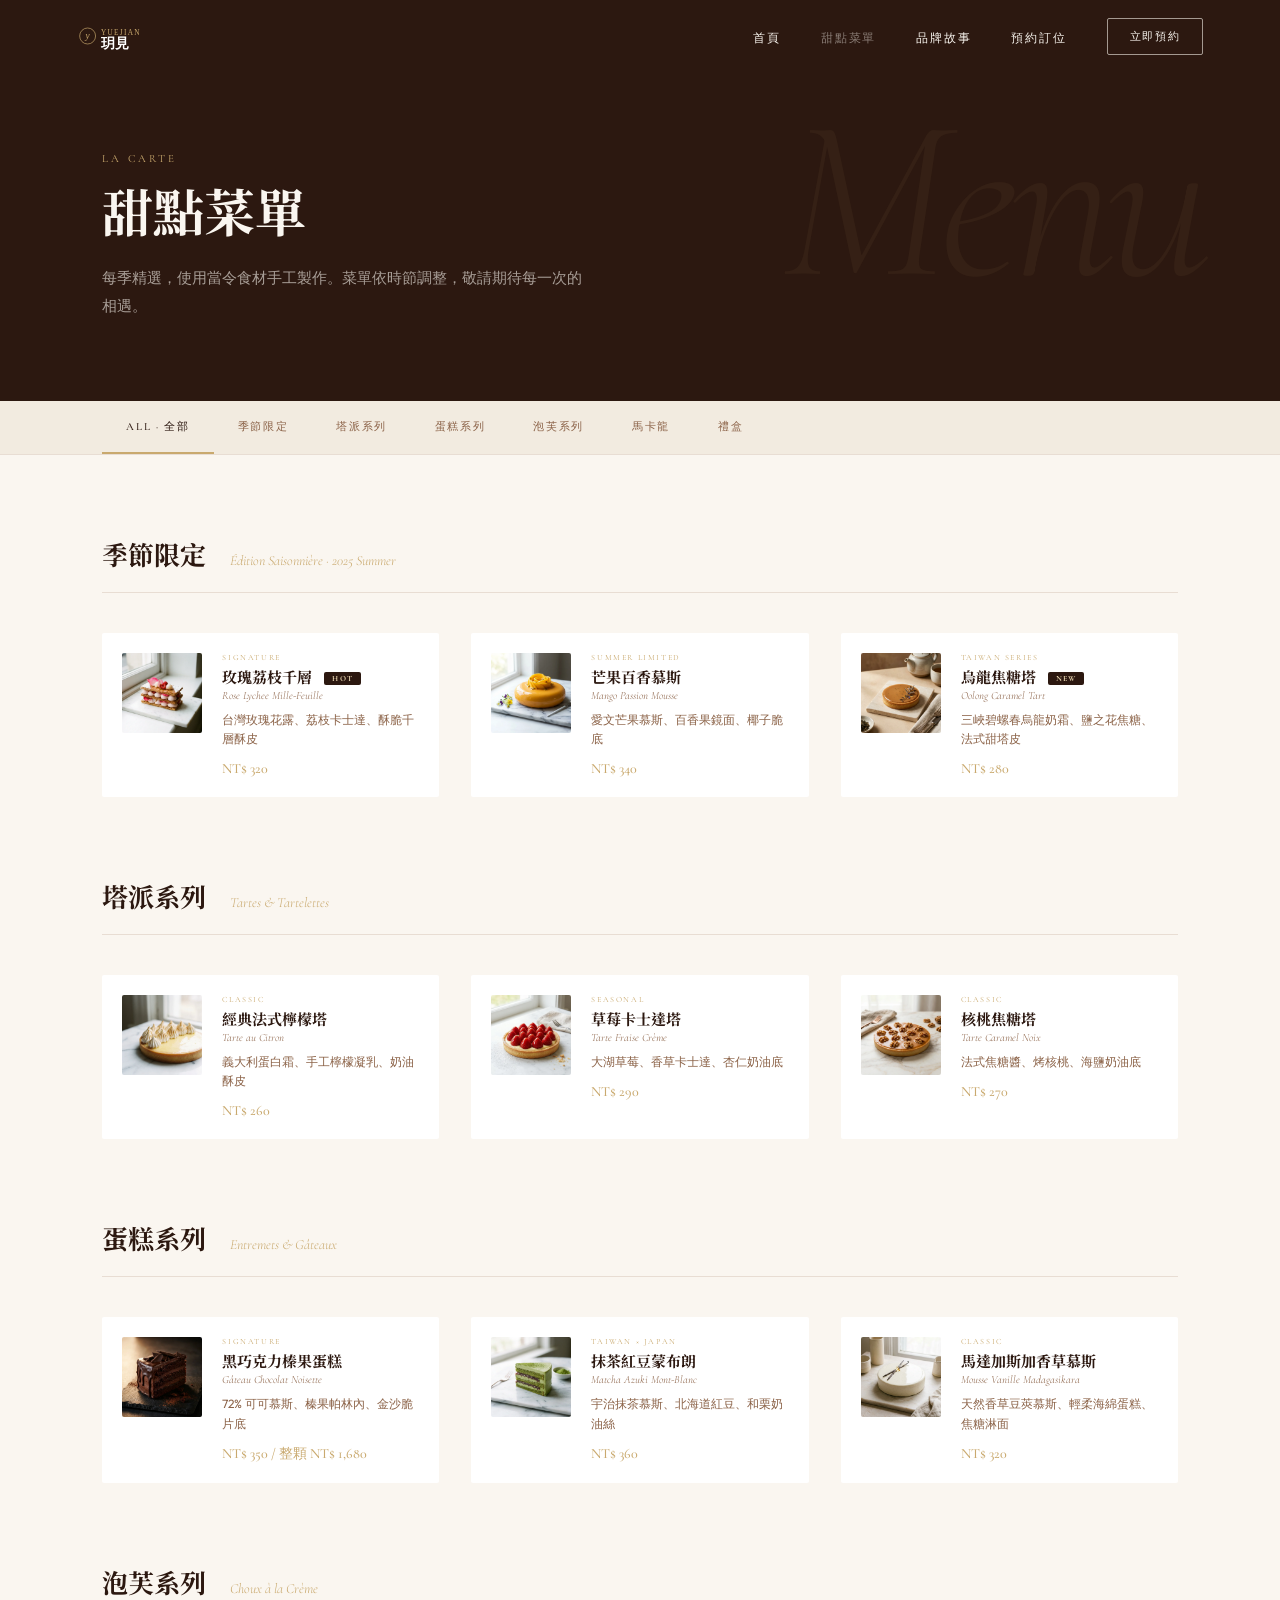
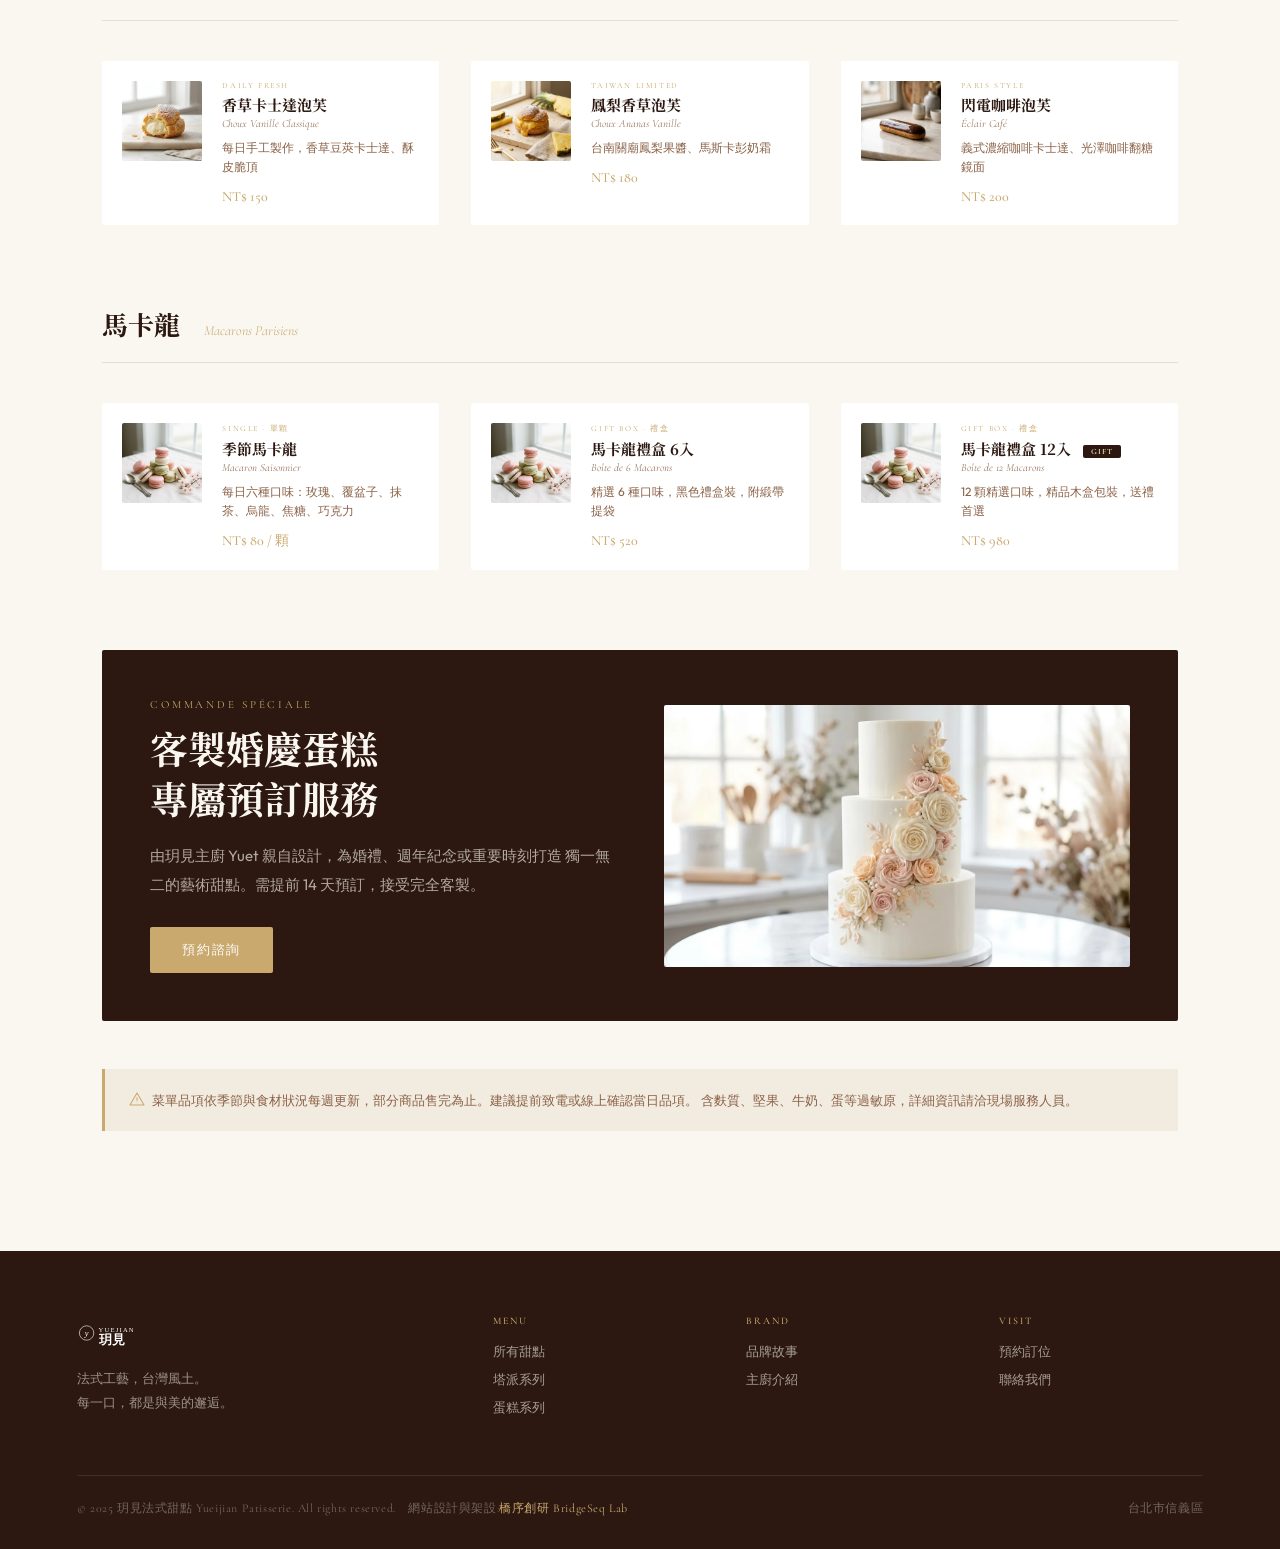
<file: menu.html>
<!DOCTYPE html>
<html lang="zh-TW">
<head>
  <meta charset="UTF-8"/>
  <meta name="viewport" content="width=device-width, initial-scale=1.0"/>
  <title>甜點菜單 — 玥見法式甜點 Yueijian Patisserie</title>
  <meta name="description" content="玥見法式甜點菜單，包含塔派、千層、蛋糕、馬卡龍等精品甜點，每季更新。"/>
  <link rel="icon" href="logos/yueijian-logo.svg"/>
  <link rel="preconnect" href="https://fonts.googleapis.com"/>
  <link rel="preconnect" href="https://fonts.gstatic.com" crossorigin/>
  <link href="https://fonts.googleapis.com/css2?family=Cormorant+Garamond:ital,wght@0,300;0,400;0,500;0,600;1,300;1,400&family=Noto+Serif+TC:wght@300;400;700&family=Outfit:wght@300;400;500&display=swap" rel="stylesheet"/>
  <link rel="stylesheet" href="css/design.css"/>
  <style>
    /* ── MENU HERO ── */
    .menu-hero {
      padding: calc(var(--nav-h) + 80px) 8vw 80px;
      background: var(--c-choco);
      position: relative;
      overflow: hidden;
    }
    .menu-hero::before {
      content: 'Menu';
      position: absolute;
      right: 6vw; top: 50%;
      transform: translateY(-50%);
      font-family: var(--ff-en);
      font-size: clamp(100px, 18vw, 240px);
      font-weight: 300;
      font-style: italic;
      color: rgba(201,169,110,0.06);
      pointer-events: none;
      letter-spacing: -0.04em;
    }
    .menu-hero-inner { max-width: 1400px; margin: 0 auto; position: relative; }
    .menu-hero .section-title { color: var(--c-cream); }
    .menu-hero .section-label { color: var(--c-gold); }

    /* ── FILTER BAR ── */
    .filter-bar {
      background: var(--c-ivory);
      border-bottom: 1px solid var(--c-light);
      padding: 0 8vw;
      position: sticky;
      top: var(--nav-h);
      z-index: 50;
    }
    .filter-inner {
      max-width: 1400px;
      margin: 0 auto;
      display: flex;
      gap: 0;
      overflow-x: auto;
      scrollbar-width: none;
    }
    .filter-inner::-webkit-scrollbar { display: none; }
    .filter-btn {
      flex-shrink: 0;
      padding: 18px 24px;
      background: none;
      border: none;
      font-family: var(--ff-en);
      font-size: 11px;
      font-weight: 500;
      letter-spacing: 0.15em;
      text-transform: uppercase;
      color: var(--c-warm);
      cursor: pointer;
      border-bottom: 2px solid transparent;
      transition: color 0.2s, border-color 0.2s;
    }
    .filter-btn:hover { color: var(--c-choco); }
    .filter-btn.active { color: var(--c-choco); border-color: var(--c-gold); }

    /* ── MENU SECTIONS ── */
    #menu-main {
      max-width: 1400px;
      margin: 0 auto;
      padding: 80px 8vw 120px;
    }
    .menu-section { margin-bottom: 80px; }
    .menu-section-header {
      display: flex;
      align-items: baseline;
      gap: 24px;
      margin-bottom: 40px;
      padding-bottom: 20px;
      border-bottom: 1px solid var(--c-light);
    }
    .menu-section-title {
      font-family: var(--ff-cn);
      font-size: 26px;
      font-weight: 700;
      color: var(--c-choco);
    }
    .menu-section-en {
      font-family: var(--ff-en);
      font-size: 14px;
      font-weight: 300;
      font-style: italic;
      color: var(--c-gold);
    }

    /* ── ITEM CARDS ── */
    .menu-grid {
      display: grid;
      grid-template-columns: repeat(3, 1fr);
      gap: 32px;
    }
    .menu-item {
      display: flex;
      gap: 20px;
      align-items: flex-start;
      padding: 20px;
      background: var(--c-white);
      border-radius: 2px;
      transition: box-shadow 0.3s, transform 0.3s;
    }
    .menu-item:hover { box-shadow: var(--shadow-md); transform: translateY(-4px); }
    .menu-item-img {
      width: 80px;
      height: 80px;
      border-radius: 2px;
      overflow: hidden;
      flex-shrink: 0;
    }
    .menu-item-img img {
      width: 100%;
      height: 100%;
      object-fit: cover;
      transition: transform 0.4s;
    }
    .menu-item:hover .menu-item-img img { transform: scale(1.08); }
    .menu-item-info { flex: 1; }
    .menu-item-tag {
      font-family: var(--ff-en);
      font-size: 8px;
      letter-spacing: 0.2em;
      text-transform: uppercase;
      color: var(--c-gold);
      margin-bottom: 4px;
    }
    .menu-item-name {
      font-family: var(--ff-cn);
      font-size: 15px;
      font-weight: 700;
      color: var(--c-choco);
      margin-bottom: 2px;
    }
    .menu-item-en {
      font-family: var(--ff-en);
      font-size: 11px;
      font-weight: 300;
      font-style: italic;
      color: var(--c-warm);
      margin-bottom: 8px;
    }
    .menu-item-desc {
      font-size: 12px;
      color: var(--c-warm);
      line-height: 1.6;
      margin-bottom: 12px;
    }
    .menu-item-price {
      font-family: var(--ff-en);
      font-size: 14px;
      font-weight: 500;
      color: var(--c-gold);
    }
    .menu-item-badge {
      display: inline-block;
      padding: 2px 8px;
      background: var(--c-choco);
      color: var(--c-gold-lt);
      font-family: var(--ff-en);
      font-size: 8px;
      letter-spacing: 0.15em;
      text-transform: uppercase;
      border-radius: 2px;
      margin-left: 8px;
      vertical-align: middle;
    }

    /* ── GIFT BOX BANNER ── */
    .gift-banner {
      background: var(--c-choco);
      border-radius: 2px;
      padding: 48px;
      display: grid;
      grid-template-columns: 1fr 1fr;
      gap: 48px;
      align-items: center;
      margin-top: 80px;
    }
    .gift-banner .section-title { color: var(--c-cream); font-size: clamp(22px, 2.5vw, 36px); }
    .gift-banner .section-label { color: var(--c-gold); }
    .gift-banner .section-body { color: rgba(250,246,240,0.65); margin-bottom: 28px; }
    .gift-banner-img { border-radius: 2px; overflow: hidden; }
    .gift-banner-img img { width: 100%; aspect-ratio: 16/9; object-fit: cover; }

    /* ── NOTE ── */
    .menu-note {
      background: var(--c-ivory);
      border-left: 3px solid var(--c-gold);
      padding: 20px 24px;
      margin-top: 48px;
      font-size: 13px;
      color: var(--c-warm);
      line-height: 1.7;
    }

    @media (max-width: 1100px) { .menu-grid { grid-template-columns: repeat(2, 1fr); } }
    @media (max-width: 700px) {
      .menu-grid { grid-template-columns: 1fr; }
      .gift-banner { grid-template-columns: 1fr; }
      .gift-banner-img { display: none; }
    }
  </style>
</head>
<body>

<nav class="site-nav" role="navigation">
  <div class="nav-inner">
    <a href="index.html" class="nav-logo">
      <img class="logo-light" src="logos/yueijian-logo-white.svg" alt="玥見法式甜點"/><img class="logo-dark" src="logos/yueijian-logo.svg" alt="玥見法式甜點"/>
    </a>
    <ul class="nav-links" role="list">
      <li><a href="index.html"   class="nav-link">首頁</a></li>
      <li><a href="menu.html"    class="nav-link">甜點菜單</a></li>
      <li><a href="about.html"   class="nav-link">品牌故事</a></li>
      <li><a href="reserve.html" class="nav-link">預約訂位</a></li>
      <a href="reserve.html" class="nav-cta">立即預約</a>
    </ul>
    <button class="nav-hamburger" aria-label="選單">
      <span></span><span></span><span></span>
    </button>
  </div>
</nav>

<!-- Hero -->
<header class="menu-hero">
  <div class="menu-hero-inner">
    <p class="section-label">La Carte</p>
    <h1 class="section-title">甜點菜單</h1>
    <p class="section-body" style="color:rgba(250,246,240,0.6);max-width:480px;margin-top:12px;">
      每季精選，使用當令食材手工製作。菜單依時節調整，敬請期待每一次的相遇。
    </p>
  </div>
</header>

<!-- Filter -->
<div class="filter-bar">
  <div class="filter-inner">
    <button class="filter-btn active" data-cat="all">All · 全部</button>
    <button class="filter-btn" data-cat="seasonal">季節限定</button>
    <button class="filter-btn" data-cat="tarts">塔派系列</button>
    <button class="filter-btn" data-cat="cakes">蛋糕系列</button>
    <button class="filter-btn" data-cat="choux">泡芙系列</button>
    <button class="filter-btn" data-cat="macarons">馬卡龍</button>
    <button class="filter-btn" data-cat="gift">禮盒</button>
  </div>
</div>

<!-- Menu Content -->
<main id="menu-main">

  <!-- 季節限定 -->
  <div class="menu-section reveal" data-section="seasonal">
    <div class="menu-section-header">
      <h2 class="menu-section-title">季節限定</h2>
      <span class="menu-section-en">Édition Saisonnière · 2025 Summer</span>
    </div>
    <div class="menu-grid">
      <div class="menu-item" data-cat="seasonal">
        <div class="menu-item-img">
          <img src="images/rose-lychee.webp" alt="玫瑰荔枝千層" loading="lazy"/>
        </div>
        <div class="menu-item-info">
          <p class="menu-item-tag">Signature</p>
          <p class="menu-item-name">玫瑰荔枝千層 <span class="menu-item-badge">HOT</span></p>
          <p class="menu-item-en">Rose Lychee Mille-Feuille</p>
          <p class="menu-item-desc">台灣玫瑰花露、荔枝卡士達、酥脆千層酥皮</p>
          <p class="menu-item-price">NT$ 320</p>
        </div>
      </div>
      <div class="menu-item" data-cat="seasonal">
        <div class="menu-item-img">
          <img src="images/mango-mousse.webp" alt="芒果百香慕斯" loading="lazy"/>
        </div>
        <div class="menu-item-info">
          <p class="menu-item-tag">Summer Limited</p>
          <p class="menu-item-name">芒果百香慕斯</p>
          <p class="menu-item-en">Mango Passion Mousse</p>
          <p class="menu-item-desc">愛文芒果慕斯、百香果鏡面、椰子脆底</p>
          <p class="menu-item-price">NT$ 340</p>
        </div>
      </div>
      <div class="menu-item" data-cat="seasonal">
        <div class="menu-item-img">
          <img src="images/oolong-caramel-tart.webp" alt="烏龍焦糖塔" loading="lazy"/>
        </div>
        <div class="menu-item-info">
          <p class="menu-item-tag">Taiwan Series</p>
          <p class="menu-item-name">烏龍焦糖塔 <span class="menu-item-badge">NEW</span></p>
          <p class="menu-item-en">Oolong Caramel Tart</p>
          <p class="menu-item-desc">三峽碧螺春烏龍奶霜、鹽之花焦糖、法式甜塔皮</p>
          <p class="menu-item-price">NT$ 280</p>
        </div>
      </div>
    </div>
  </div>

  <!-- 塔派 -->
  <div class="menu-section reveal" data-section="tarts">
    <div class="menu-section-header">
      <h2 class="menu-section-title">塔派系列</h2>
      <span class="menu-section-en">Tartes & Tartelettes</span>
    </div>
    <div class="menu-grid">
      <div class="menu-item" data-cat="tarts">
        <div class="menu-item-img">
          <img src="images/lemon-tart.webp" alt="檸檬塔" loading="lazy"/>
        </div>
        <div class="menu-item-info">
          <p class="menu-item-tag">Classic</p>
          <p class="menu-item-name">經典法式檸檬塔</p>
          <p class="menu-item-en">Tarte au Citron</p>
          <p class="menu-item-desc">義大利蛋白霜、手工檸檬凝乳、奶油酥皮</p>
          <p class="menu-item-price">NT$ 260</p>
        </div>
      </div>
      <div class="menu-item" data-cat="tarts">
        <div class="menu-item-img">
          <img src="images/strawberry-tart.webp" alt="草莓塔" loading="lazy"/>
        </div>
        <div class="menu-item-info">
          <p class="menu-item-tag">Seasonal</p>
          <p class="menu-item-name">草莓卡士達塔</p>
          <p class="menu-item-en">Tarte Fraise Crème</p>
          <p class="menu-item-desc">大湖草莓、香草卡士達、杏仁奶油底</p>
          <p class="menu-item-price">NT$ 290</p>
        </div>
      </div>
      <div class="menu-item" data-cat="tarts">
        <div class="menu-item-img">
          <img src="images/walnut-caramel-tart.webp" alt="核桃焦糖塔" loading="lazy"/>
        </div>
        <div class="menu-item-info">
          <p class="menu-item-tag">Classic</p>
          <p class="menu-item-name">核桃焦糖塔</p>
          <p class="menu-item-en">Tarte Caramel Noix</p>
          <p class="menu-item-desc">法式焦糖醬、烤核桃、海鹽奶油底</p>
          <p class="menu-item-price">NT$ 270</p>
        </div>
      </div>
    </div>
  </div>

  <!-- 蛋糕 -->
  <div class="menu-section reveal" data-section="cakes">
    <div class="menu-section-header">
      <h2 class="menu-section-title">蛋糕系列</h2>
      <span class="menu-section-en">Entremets & Gâteaux</span>
    </div>
    <div class="menu-grid">
      <div class="menu-item" data-cat="cakes">
        <div class="menu-item-img">
          <img src="images/dark-chocolate.webp" alt="黑巧克力蛋糕" loading="lazy"/>
        </div>
        <div class="menu-item-info">
          <p class="menu-item-tag">Signature</p>
          <p class="menu-item-name">黑巧克力榛果蛋糕</p>
          <p class="menu-item-en">Gâteau Chocolat Noisette</p>
          <p class="menu-item-desc">72% 可可慕斯、榛果帕林內、金沙脆片底</p>
          <p class="menu-item-price">NT$ 350 / 整顆 NT$ 1,680</p>
        </div>
      </div>
      <div class="menu-item" data-cat="cakes">
        <div class="menu-item-img">
          <img src="images/matcha-cake.webp" alt="抹茶紅豆蛋糕" loading="lazy"/>
        </div>
        <div class="menu-item-info">
          <p class="menu-item-tag">Taiwan × Japan</p>
          <p class="menu-item-name">抹茶紅豆蒙布朗</p>
          <p class="menu-item-en">Matcha Azuki Mont-Blanc</p>
          <p class="menu-item-desc">宇治抹茶慕斯、北海道紅豆、和栗奶油絲</p>
          <p class="menu-item-price">NT$ 360</p>
        </div>
      </div>
      <div class="menu-item" data-cat="cakes">
        <div class="menu-item-img">
          <img src="images/vanilla-mousse.webp" alt="香草慕斯蛋糕" loading="lazy"/>
        </div>
        <div class="menu-item-info">
          <p class="menu-item-tag">Classic</p>
          <p class="menu-item-name">馬達加斯加香草慕斯</p>
          <p class="menu-item-en">Mousse Vanille Madagasikara</p>
          <p class="menu-item-desc">天然香草豆莢慕斯、輕柔海綿蛋糕、焦糖淋面</p>
          <p class="menu-item-price">NT$ 320</p>
        </div>
      </div>
    </div>
  </div>

  <!-- 泡芙 -->
  <div class="menu-section reveal" data-section="choux">
    <div class="menu-section-header">
      <h2 class="menu-section-title">泡芙系列</h2>
      <span class="menu-section-en">Choux à la Crème</span>
    </div>
    <div class="menu-grid">
      <div class="menu-item" data-cat="choux">
        <div class="menu-item-img">
          <img src="images/vanilla-puff.webp" alt="香草泡芙" loading="lazy"/>
        </div>
        <div class="menu-item-info">
          <p class="menu-item-tag">Daily Fresh</p>
          <p class="menu-item-name">香草卡士達泡芙</p>
          <p class="menu-item-en">Choux Vanille Classique</p>
          <p class="menu-item-desc">每日手工製作，香草豆莢卡士達、酥皮脆頂</p>
          <p class="menu-item-price">NT$ 150</p>
        </div>
      </div>
      <div class="menu-item" data-cat="choux">
        <div class="menu-item-img">
          <img src="images/pineapple-puff.webp" alt="鳳梨泡芙" loading="lazy"/>
        </div>
        <div class="menu-item-info">
          <p class="menu-item-tag">Taiwan Limited</p>
          <p class="menu-item-name">鳳梨香草泡芙</p>
          <p class="menu-item-en">Choux Ananas Vanille</p>
          <p class="menu-item-desc">台南關廟鳳梨果醬、馬斯卡彭奶霜</p>
          <p class="menu-item-price">NT$ 180</p>
        </div>
      </div>
      <div class="menu-item" data-cat="choux">
        <div class="menu-item-img">
          <img src="images/eclair.webp" alt="閃電泡芙" loading="lazy"/>
        </div>
        <div class="menu-item-info">
          <p class="menu-item-tag">Paris Style</p>
          <p class="menu-item-name">閃電咖啡泡芙</p>
          <p class="menu-item-en">Éclair Café</p>
          <p class="menu-item-desc">義式濃縮咖啡卡士達、光澤咖啡翻糖鏡面</p>
          <p class="menu-item-price">NT$ 200</p>
        </div>
      </div>
    </div>
  </div>

  <!-- 馬卡龍 -->
  <div class="menu-section reveal" data-section="macarons">
    <div class="menu-section-header">
      <h2 class="menu-section-title">馬卡龍</h2>
      <span class="menu-section-en">Macarons Parisiens</span>
    </div>
    <div class="menu-grid">
      <div class="menu-item" data-cat="macarons">
        <div class="menu-item-img">
          <img src="images/macaron.webp" alt="馬卡龍" loading="lazy"/>
        </div>
        <div class="menu-item-info">
          <p class="menu-item-tag">Single · 單顆</p>
          <p class="menu-item-name">季節馬卡龍</p>
          <p class="menu-item-en">Macaron Saisonnier</p>
          <p class="menu-item-desc">每日六種口味：玫瑰、覆盆子、抹茶、烏龍、焦糖、巧克力</p>
          <p class="menu-item-price">NT$ 80 / 顆</p>
        </div>
      </div>
      <div class="menu-item" data-cat="macarons gift">
        <div class="menu-item-img">
          <img src="images/macaron.webp" alt="馬卡龍禮盒6入" loading="lazy"/>
        </div>
        <div class="menu-item-info">
          <p class="menu-item-tag">Gift Box · 禮盒</p>
          <p class="menu-item-name">馬卡龍禮盒 6入</p>
          <p class="menu-item-en">Boîte de 6 Macarons</p>
          <p class="menu-item-desc">精選 6 種口味，黑色禮盒裝，附緞帶提袋</p>
          <p class="menu-item-price">NT$ 520</p>
        </div>
      </div>
      <div class="menu-item" data-cat="macarons gift">
        <div class="menu-item-img">
          <img src="images/macaron.webp" alt="馬卡龍禮盒12入" loading="lazy"/>
        </div>
        <div class="menu-item-info">
          <p class="menu-item-tag">Gift Box · 禮盒</p>
          <p class="menu-item-name">馬卡龍禮盒 12入 <span class="menu-item-badge">GIFT</span></p>
          <p class="menu-item-en">Boîte de 12 Macarons</p>
          <p class="menu-item-desc">12 顆精選口味，精品木盒包裝，送禮首選</p>
          <p class="menu-item-price">NT$ 980</p>
        </div>
      </div>
    </div>
  </div>

  <!-- Gift Banner -->
  <div class="gift-banner reveal">
    <div>
      <p class="section-label">Commande Spéciale</p>
      <h3 class="section-title" style="font-size:clamp(24px,3vw,38px);color:var(--c-cream)">客製婚慶蛋糕<br/>專屬預訂服務</h3>
      <p class="section-body" style="color:rgba(250,246,240,0.65);margin-bottom:28px;">
        由玥見主廚 Yuet 親自設計，為婚禮、週年紀念或重要時刻打造
        獨一無二的藝術甜點。需提前 14 天預訂，接受完全客製。
      </p>
      <a href="reserve.html#custom" class="btn-gold">預約諮詢</a>
    </div>
    <div class="gift-banner-img">
      <img src="images/wedding-cake.webp" alt="客製婚禮蛋糕" loading="lazy"/>
    </div>
  </div>

  <!-- Note -->
  <div class="menu-note">
    <svg width="16" height="16" viewBox="0 0 24 24" fill="none" style="vertical-align:-2px;margin-right:4px;" aria-hidden="true"><path d="M12 3 1.5 21h21L12 3Z" stroke="#C9A96E" stroke-width="1.6" stroke-linejoin="round"/><path d="M12 10v4" stroke="#C9A96E" stroke-width="1.6" stroke-linecap="round"/><circle cx="12" cy="17.2" r="0.7" fill="#C9A96E"/></svg> 菜單品項依季節與食材狀況每週更新，部分商品售完為止。建議提前致電或線上確認當日品項。
    含麩質、堅果、牛奶、蛋等過敏原，詳細資訊請洽現場服務人員。
  </div>

</main>

<footer class="site-footer">
  <div class="footer-inner">
    <div class="footer-brand">
      <img src="logos/yueijian-logo-white.svg" alt="玥見法式甜點"/>
      <p>法式工藝，台灣風土。<br/>每一口，都是與美的邂逅。</p>
    </div>
    <div class="footer-col">
      <h4>Menu</h4>
      <a href="menu.html">所有甜點</a>
      <a href="menu.html#tarts">塔派系列</a>
      <a href="menu.html#cakes">蛋糕系列</a>
    </div>
    <div class="footer-col">
      <h4>Brand</h4>
      <a href="about.html">品牌故事</a>
      <a href="about.html#chef">主廚介紹</a>
    </div>
    <div class="footer-col">
      <h4>Visit</h4>
      <a href="reserve.html">預約訂位</a>
      <a href="reserve.html#contact">聯絡我們</a>
    </div>
  </div>
  <div class="footer-bottom">
    <span>© 2025 玥見法式甜點 Yueijian Patisserie. All rights reserved.　網站設計與架設:<a href="https://bridgeseqlab.com" target="_blank" rel="noopener" style="color:#C9A96E;">橋序創研 BridgeSeq Lab</a></span>
    <span>台北市信義區</span>
  </div>
</footer>

<script src="js/main.js"></script>
<script>
// Filter
document.querySelectorAll('.filter-btn').forEach(btn => {
  btn.addEventListener('click', () => {
    document.querySelectorAll('.filter-btn').forEach(b => b.classList.remove('active'));
    btn.classList.add('active');
    const cat = btn.dataset.cat;
    document.querySelectorAll('.menu-item').forEach(item => {
      if (cat === 'all' || item.dataset.cat?.includes(cat)) {
        item.style.display = 'flex';
      } else {
        item.style.display = 'none';
      }
    });
    document.querySelectorAll('.menu-section').forEach(sec => {
      const visible = [...sec.querySelectorAll('.menu-item')].some(i => i.style.display !== 'none');
      sec.style.display = visible ? '' : 'none';
    });
  });
});
</script>
</body>
</html>
</file>
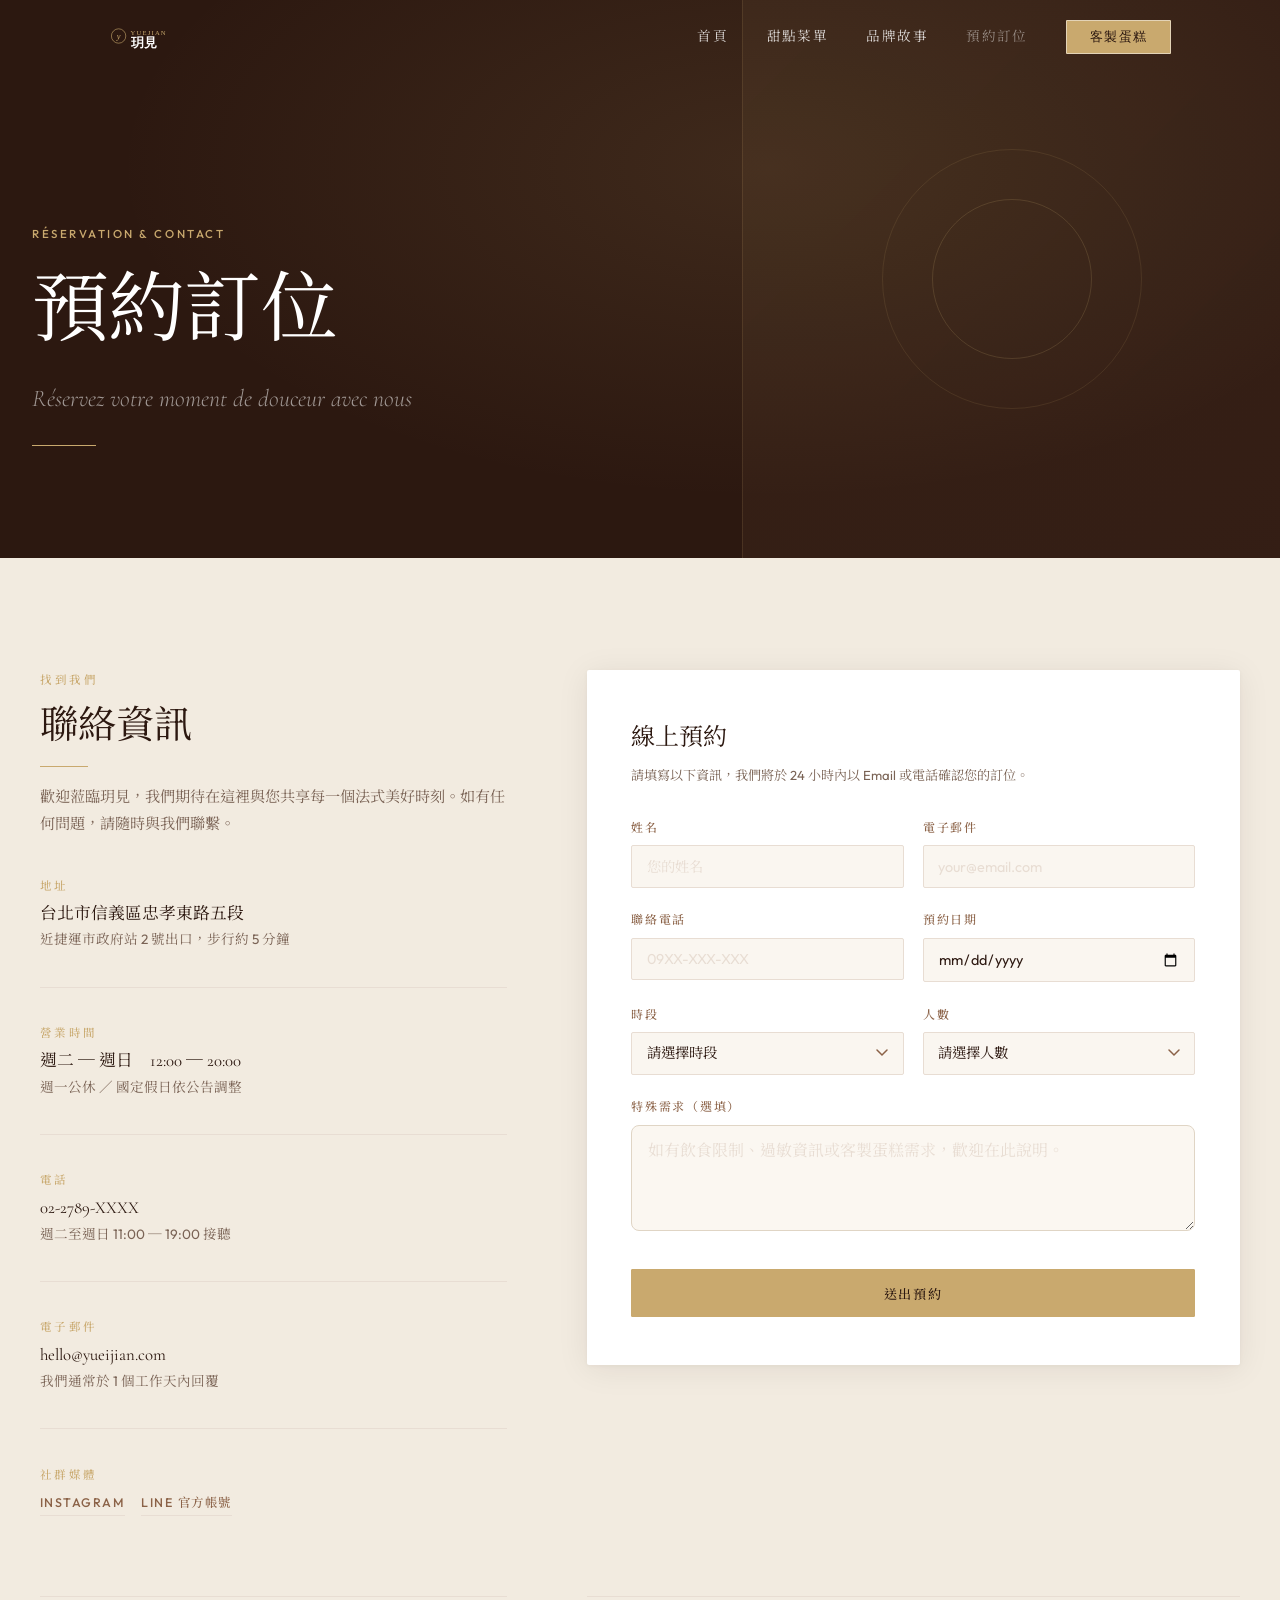
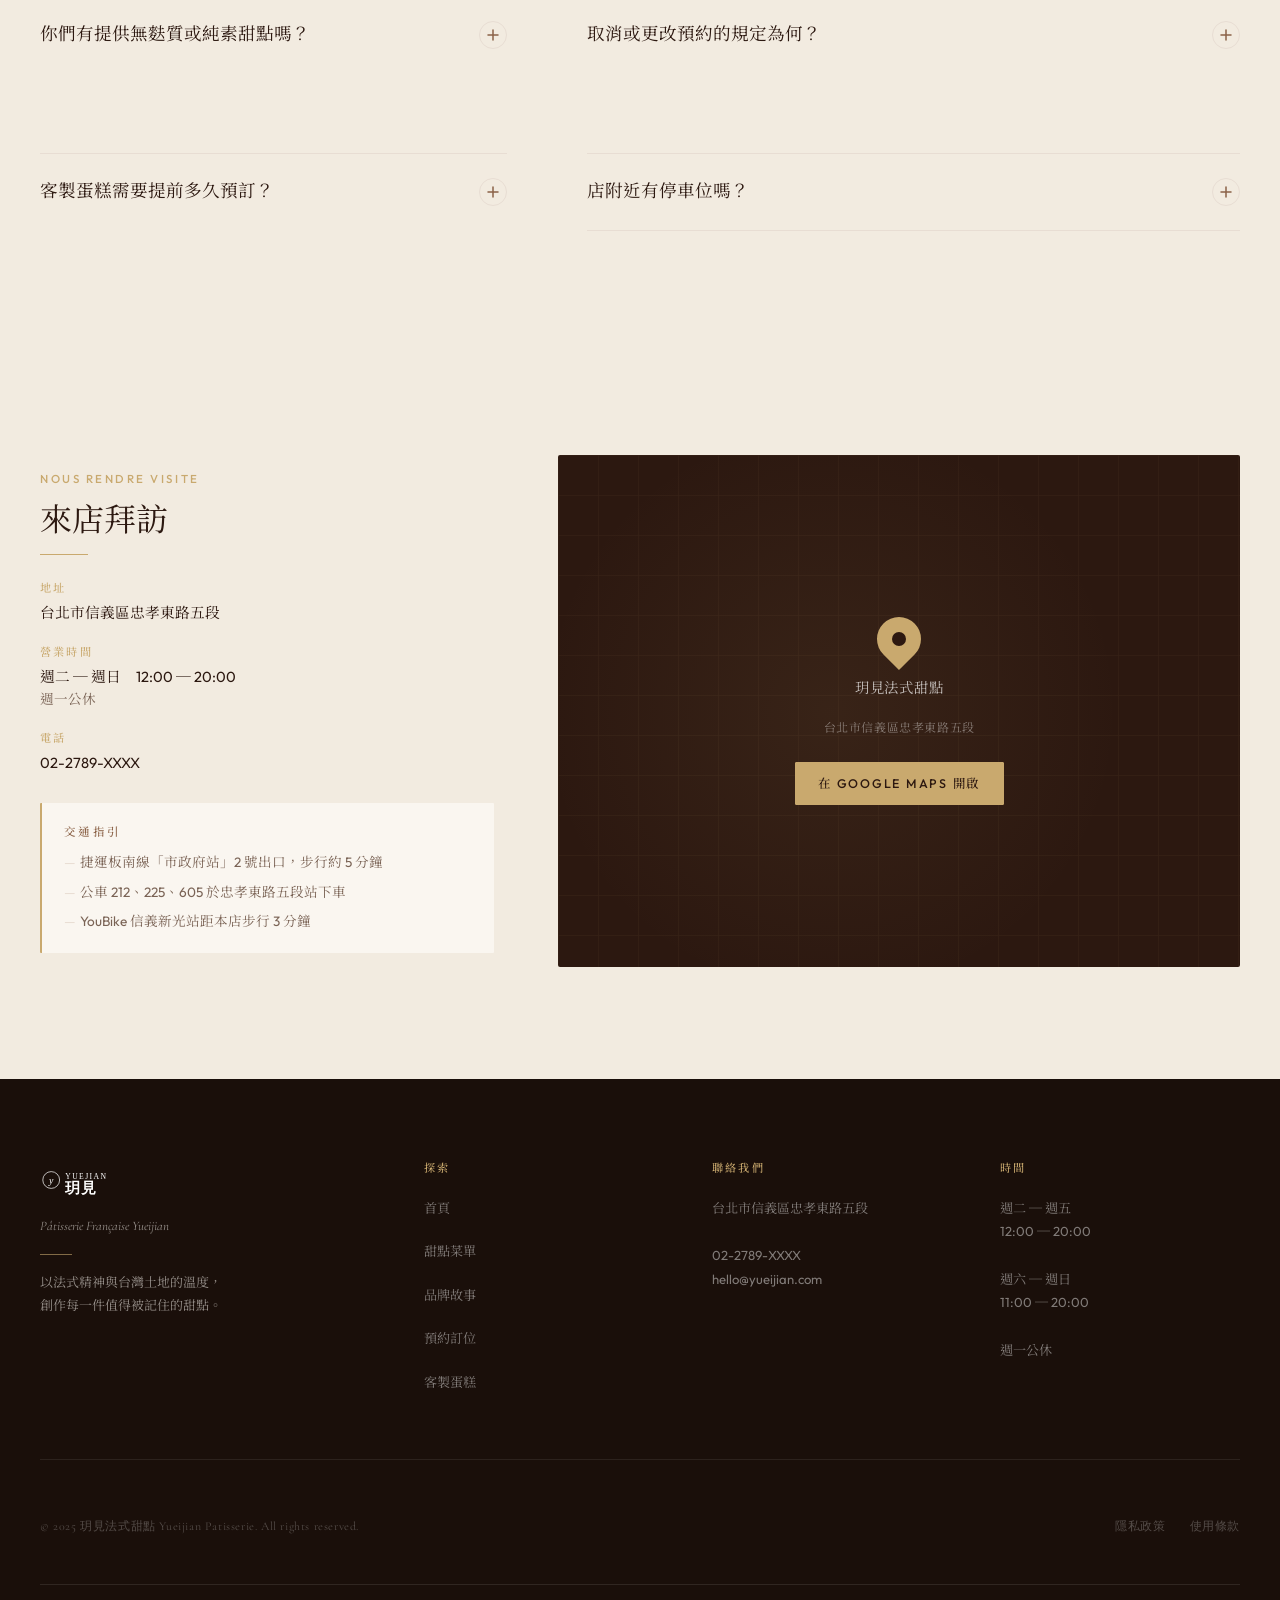
<file: reserve.html>
<!DOCTYPE html>
<html lang="zh-Hant">
<head>
  <meta charset="UTF-8" />
  <meta name="viewport" content="width=device-width, initial-scale=1.0" />
  <title>預約訂位 — 玥見法式甜點</title>
  <link rel="icon" type="image/svg+xml" href="logos/yueijian-logo.svg" />
  <link rel="stylesheet" href="css/design.css" />
  <link rel="preconnect" href="https://fonts.googleapis.com" />
  <link rel="preconnect" href="https://fonts.gstatic.com" crossorigin />
  <link href="https://fonts.googleapis.com/css2?family=Cormorant+Garamond:ital,wght@0,300;0,400;0,500;0,600;1,300;1,400;1,500&family=Noto+Serif+TC:wght@300;400;500;600&family=Outfit:wght@300;400;500&display=swap" rel="stylesheet" />

  <style>
    /* ── Reset & Base ────────────────────────────────── */
    *, *::before, *::after { box-sizing: border-box; margin: 0; padding: 0; }

    :root {
      --c-cream:  #FAF6F0;
      --c-ivory:  #F2EBE0;
      --c-gold:   #C9A96E;
      --c-choco:  #2C1810;
      --c-warm:   #8B6247;
      --c-light:  #E8DDD3;
      --c-dark:   #1A0F0A;
      --c-text:   #3D2B1F;
      --c-muted:  #7A6355;
      --ff-serif: 'Cormorant Garamond', 'Noto Serif TC', Georgia, serif;
      --ff-body:  'Outfit', 'Noto Serif TC', sans-serif;
      --ease-out: cubic-bezier(0.22, 1, 0.36, 1);
    }

    html { scroll-behavior: smooth; }

    body {
      font-family: var(--ff-body);
      background: var(--c-cream);
      color: var(--c-text);
      line-height: 1.7;
      -webkit-font-smoothing: antialiased;
    }

    img { display: block; max-width: 100%; }
    a { color: inherit; text-decoration: none; }

    /* ── Nav ────────────────────────────────────────── */
    .site-nav {
      position: fixed;
      top: 0; left: 0; right: 0;
      z-index: 100;
      padding: 0 2rem;
      height: 72px;
      display: flex;
      align-items: center;
      background: transparent;
      transition: background 0.4s var(--ease-out), box-shadow 0.4s;
    }
    .site-nav.scrolled {
      background: rgba(250,246,240,0.96);
      -webkit-backdrop-filter: blur(12px);
      backdrop-filter: blur(12px);
      box-shadow: 0 1px 0 rgba(0,0,0,0.08);
    }
    .site-nav.scrolled .nav-link { color: #3a2a20; }
    .site-nav.scrolled .nav-link:hover,
    .site-nav.scrolled .nav-link.active { color: #b08d57; }
    .site-nav.scrolled .nav-cta { background: #b08d57; color: #fff; border-color: #b08d57; }
    .nav-inner {
      width: 100%;
      max-width: 1280px;
      margin: 0 auto;
      display: flex;
      align-items: center;
      justify-content: space-between;
    }
    .nav-logo img { height: 36px; width: auto; }
    .nav-logo span {
      font-family: var(--ff-serif);
      font-size: 1.2rem;
      color: #fff;
      letter-spacing: 0.08em;
    }
    .nav-links {
      display: flex;
      align-items: center;
      gap: 2.4rem;
      list-style: none;
    }
    .nav-link {
      font-family: var(--ff-body);
      font-size: 0.85rem;
      font-weight: 400;
      letter-spacing: 0.1em;
      color: rgba(255,255,255,0.82);
      transition: color 0.25s;
      position: relative;
    }
    .nav-link::after {
      content: '';
      position: absolute;
      bottom: -3px; left: 0;
      width: 0; height: 1px;
      background: var(--c-gold);
      transition: width 0.3s var(--ease-out);
    }
    .nav-link:hover, .nav-link.active { color: #fff; }
    .nav-link:hover::after, .nav-link.active::after { width: 100%; }
    .nav-cta {
      font-size: 0.82rem;
      font-weight: 500;
      letter-spacing: 0.12em;
      color: var(--c-choco);
      background: var(--c-gold);
      padding: 0.5rem 1.4rem;
      border-radius: 1px;
      transition: background 0.25s, transform 0.2s;
    }
    .nav-cta:hover { background: #d4b47e; transform: translateY(-1px); }
    .nav-hamburger {
      display: none;
      flex-direction: column;
      gap: 5px;
      cursor: pointer;
      background: none;
      border: none;
      padding: 4px;
    }
    .nav-hamburger span {
      display: block;
      width: 24px; height: 1.5px;
      background: #fff;
      transition: transform 0.3s, opacity 0.3s;
    }

    /* ── Reveal ─────────────────────────────────────── */
    .reveal {
      opacity: 0;
      transform: translateY(28px);
      transition: opacity 0.75s var(--ease-out), transform 0.75s var(--ease-out);
    }
    .reveal.visible { opacity: 1; transform: none; }
    .reveal-delay-1 { transition-delay: 0.12s; }
    .reveal-delay-2 { transition-delay: 0.24s; }
    .reveal-delay-3 { transition-delay: 0.36s; }

    /* ── Typography helpers ─────────────────────────── */
    .section-label {
      font-family: var(--ff-body);
      font-size: 0.72rem;
      font-weight: 500;
      letter-spacing: 0.22em;
      text-transform: uppercase;
      color: var(--c-gold);
    }
    .section-title {
      font-family: var(--ff-serif);
      font-size: clamp(2rem, 4vw, 3rem);
      font-weight: 400;
      line-height: 1.25;
      color: var(--c-choco);
    }
    .section-title.light { color: #fff; }
    .section-body {
      font-size: 0.95rem;
      color: var(--c-muted);
      line-height: 1.8;
    }
    .gold-rule {
      width: 48px; height: 1px;
      background: var(--c-gold);
      margin: 1rem 0;
    }

    /* ── Buttons ─────────────────────────────────────── */
    .btn-primary {
      display: inline-block;
      font-family: var(--ff-body);
      font-size: 0.82rem;
      font-weight: 500;
      letter-spacing: 0.14em;
      text-transform: uppercase;
      color: #fff;
      background: var(--c-choco);
      padding: 0.85rem 2.2rem;
      border: 1px solid var(--c-choco);
      border-radius: 1px;
      cursor: pointer;
      transition: background 0.25s, transform 0.2s;
    }
    .btn-primary:hover { background: #3d2010; transform: translateY(-1px); }

    .btn-outline {
      display: inline-block;
      font-family: var(--ff-body);
      font-size: 0.82rem;
      font-weight: 500;
      letter-spacing: 0.14em;
      text-transform: uppercase;
      color: var(--c-choco);
      background: transparent;
      padding: 0.85rem 2.2rem;
      border: 1px solid var(--c-choco);
      border-radius: 1px;
      cursor: pointer;
      transition: background 0.25s, color 0.25s, transform 0.2s;
    }
    .btn-outline:hover {
      background: var(--c-choco);
      color: #fff;
      transform: translateY(-1px);
    }

    .btn-gold {
      display: inline-block;
      font-family: var(--ff-body);
      font-size: 0.82rem;
      font-weight: 500;
      letter-spacing: 0.14em;
      text-transform: uppercase;
      color: var(--c-choco);
      background: var(--c-gold);
      padding: 0.85rem 2.2rem;
      border: 1px solid var(--c-gold);
      border-radius: 1px;
      cursor: pointer;
      transition: background 0.25s, transform 0.2s;
    }
    .btn-gold:hover { background: #d4b47e; transform: translateY(-1px); }

    /* ── HERO ───────────────────────────────────────── */
    .reserve-hero {
      min-height: 62vh;
      background: var(--c-choco);
      display: flex;
      align-items: flex-end;
      padding: 0 2rem 6rem;
      position: relative;
      overflow: hidden;
    }
    .reserve-hero::before {
      content: '';
      position: absolute;
      inset: 0;
      background: radial-gradient(ellipse at 60% 30%, rgba(201,169,110,0.12) 0%, transparent 60%),
                  radial-gradient(ellipse at 10% 80%, rgba(44,24,16,0.6) 0%, transparent 50%);
    }
    .reserve-hero-deco {
      position: absolute;
      top: 0; right: 0; bottom: 0;
      width: 42%;
      background: linear-gradient(135deg, rgba(201,169,110,0.06) 0%, rgba(139,98,71,0.08) 100%);
      border-left: 1px solid rgba(201,169,110,0.15);
    }
    .reserve-hero-deco::before {
      content: '';
      position: absolute;
      top: 50%; left: 50%;
      transform: translate(-50%, -50%);
      width: 260px; height: 260px;
      border: 1px solid rgba(201,169,110,0.12);
      border-radius: 50%;
    }
    .reserve-hero-deco::after {
      content: '';
      position: absolute;
      top: 50%; left: 50%;
      transform: translate(-50%, -50%);
      width: 160px; height: 160px;
      border: 1px solid rgba(201,169,110,0.18);
      border-radius: 50%;
    }
    .reserve-hero-inner {
      position: relative;
      z-index: 1;
      max-width: 1280px;
      margin: 0 auto;
      width: 100%;
    }
    .reserve-hero-inner .section-label {
      margin-bottom: 1.2rem;
    }
    .reserve-hero-inner .section-title {
      font-size: clamp(2.8rem, 6vw, 4.8rem);
      color: #fff;
      letter-spacing: -0.01em;
    }
    .reserve-hero-subtitle {
      font-family: var(--ff-serif);
      font-style: italic;
      font-size: clamp(1.1rem, 2.2vw, 1.5rem);
      color: rgba(255,255,255,0.55);
      margin-top: 0.9rem;
      font-weight: 300;
    }
    .reserve-hero-inner .gold-rule {
      margin-top: 1.6rem;
      width: 64px;
    }

    /* ── Section Wrapper ─────────────────────────────── */
    .section-pad {
      padding: 7rem 2rem;
    }
    .section-pad-sm {
      padding: 5rem 2rem;
    }
    .container {
      max-width: 1200px;
      margin: 0 auto;
    }
    .container-sm {
      max-width: 860px;
      margin: 0 auto;
    }

    /* ── Reservation Section ─────────────────────────── */
    .reserve-section {
      background: var(--c-ivory);
    }
    .reserve-grid {
      display: grid;
      grid-template-columns: 1fr 1.4fr;
      gap: 5rem;
      align-items: start;
    }

    /* Contact info column */
    .contact-info-col {}
    .contact-info-col .section-title {
      font-size: clamp(1.7rem, 3vw, 2.4rem);
      margin-bottom: 0.5rem;
    }
    .contact-block {
      margin-top: 2.4rem;
      display: flex;
      flex-direction: column;
      gap: 1.8rem;
    }
    .contact-item {}
    .contact-item-label {
      font-size: 0.72rem;
      font-weight: 500;
      letter-spacing: 0.2em;
      text-transform: uppercase;
      color: var(--c-gold);
      margin-bottom: 0.35rem;
    }
    .contact-item-value {
      font-family: var(--ff-serif);
      font-size: 1.05rem;
      color: var(--c-choco);
      line-height: 1.5;
    }
    .contact-item-sub {
      font-size: 0.85rem;
      color: var(--c-muted);
      margin-top: 0.15rem;
    }
    .contact-divider {
      width: 100%;
      height: 1px;
      background: var(--c-light);
      margin: 0.4rem 0;
    }
    .social-links {
      display: flex;
      gap: 1rem;
      margin-top: 0.5rem;
    }
    .social-link {
      font-size: 0.78rem;
      font-weight: 500;
      letter-spacing: 0.12em;
      text-transform: uppercase;
      color: var(--c-warm);
      border-bottom: 1px solid var(--c-light);
      padding-bottom: 2px;
      transition: color 0.2s, border-color 0.2s;
    }
    .social-link:hover {
      color: var(--c-gold);
      border-color: var(--c-gold);
    }

    /* Form column */
    .form-card {
      background: #fff;
      border-radius: 2px;
      box-shadow: 0 4px 32px rgba(44,24,16,0.08), 0 1px 4px rgba(44,24,16,0.04);
      padding: 3rem 2.8rem;
    }
    .form-card-title {
      font-family: var(--ff-serif);
      font-size: 1.5rem;
      color: var(--c-choco);
      margin-bottom: 0.3rem;
      font-weight: 400;
    }
    .form-card-sub {
      font-size: 0.82rem;
      color: var(--c-muted);
      margin-bottom: 2rem;
    }
    .form-row {
      display: grid;
      grid-template-columns: 1fr 1fr;
      gap: 1.2rem;
    }
    .form-group {
      margin-bottom: 1.4rem;
    }
    .form-group.full { grid-column: 1 / -1; }
    label {
      display: block;
      font-size: 0.75rem;
      font-weight: 500;
      letter-spacing: 0.14em;
      text-transform: uppercase;
      color: var(--c-warm);
      margin-bottom: 0.45rem;
    }
    input[type="text"],
    input[type="email"],
    input[type="tel"],
    input[type="date"],
    input[type="number"],
    select,
    textarea {
      width: 100%;
      font-family: var(--ff-body);
      font-size: 0.9rem;
      color: var(--c-choco);
      background: var(--c-cream);
      border: 1px solid var(--c-light);
      border-radius: 2px;
      padding: 0.7rem 0.9rem;
      outline: none;
      transition: border-color 0.25s, box-shadow 0.25s;
      -webkit-appearance: none;
      appearance: none;
    }
    input[type="text"]:focus,
    input[type="email"]:focus,
    input[type="tel"]:focus,
    input[type="date"]:focus,
    input[type="number"]:focus,
    select:focus,
    textarea:focus {
      border-color: var(--c-gold);
      box-shadow: 0 0 0 3px rgba(201,169,110,0.14);
      background: #fff;
    }
    select {
      background-image: url("data:image/svg+xml,%3Csvg xmlns='http://www.w3.org/2000/svg' width='12' height='8' viewBox='0 0 12 8'%3E%3Cpath d='M1 1l5 5 5-5' stroke='%238B6247' stroke-width='1.5' fill='none' stroke-linecap='round'/%3E%3C/svg%3E");
      background-repeat: no-repeat;
      background-position: right 0.9rem center;
      padding-right: 2.4rem;
      cursor: pointer;
    }
    textarea {
      resize: vertical;
      min-height: 100px;
    }
    input::placeholder,
    textarea::placeholder { color: var(--c-light); }

    .form-submit-row {
      margin-top: 0.6rem;
      display: flex;
      align-items: center;
      justify-content: space-between;
      gap: 1rem;
      flex-wrap: wrap;
    }
    .form-note {
      font-size: 0.78rem;
      color: var(--c-muted);
    }
    .form-submit-btn {
      width: 100%;
      font-family: var(--ff-body);
      font-size: 0.82rem;
      font-weight: 500;
      letter-spacing: 0.14em;
      text-transform: uppercase;
      color: #fff;
      background: var(--c-choco);
      padding: 0.9rem 2rem;
      border: none;
      border-radius: 1px;
      cursor: pointer;
      transition: background 0.25s, transform 0.2s;
      margin-top: 0.8rem;
    }
    .form-submit-btn:hover {
      background: #3d2010;
      transform: translateY(-1px);
    }

    /* Success message */
    .form-success {
      display: none;
      background: var(--c-ivory);
      border: 1px solid rgba(201,169,110,0.4);
      border-radius: 2px;
      padding: 2rem;
      text-align: center;
      margin-top: 1rem;
    }
    .form-success.show { display: block; }
    .form-success-title {
      font-family: var(--ff-serif);
      font-size: 1.4rem;
      color: var(--c-choco);
      margin-bottom: 0.5rem;
    }
    .form-success-body {
      font-size: 0.88rem;
      color: var(--c-muted);
    }
    .form-success-rule {
      width: 40px; height: 1px;
      background: var(--c-gold);
      margin: 0.8rem auto;
    }

    /* ── Custom Cake Section ─────────────────────────── */
    .custom-section {
      background: var(--c-choco);
      position: relative;
      overflow: hidden;
    }
    .custom-section::before {
      content: '';
      position: absolute;
      top: -80px; right: -80px;
      width: 400px; height: 400px;
      border: 1px solid rgba(201,169,110,0.1);
      border-radius: 50%;
    }
    .custom-section::after {
      content: '';
      position: absolute;
      bottom: -120px; left: -60px;
      width: 320px; height: 320px;
      border: 1px solid rgba(201,169,110,0.07);
      border-radius: 50%;
    }
    .custom-inner {
      position: relative;
      z-index: 1;
    }
    .custom-header {
      display: grid;
      grid-template-columns: 1fr 1fr;
      gap: 4rem;
      margin-bottom: 4rem;
      align-items: end;
    }
    .custom-header-left {}
    .custom-header-left .section-label { margin-bottom: 1rem; }
    .custom-header-left .section-title { color: #fff; }
    .custom-header-left .gold-rule { margin-top: 1.4rem; }
    .custom-header-right .section-body {
      color: rgba(255,255,255,0.55);
      font-size: 0.92rem;
    }
    .custom-specs {
      display: grid;
      grid-template-columns: repeat(2, 1fr);
      gap: 1.5rem;
      margin-top: 1.8rem;
    }
    .custom-spec-item {
      display: flex;
      align-items: flex-start;
      gap: 0.8rem;
    }
    .custom-spec-dot {
      width: 6px; height: 6px;
      border-radius: 50%;
      background: var(--c-gold);
      margin-top: 0.45rem;
      flex-shrink: 0;
    }
    .custom-spec-text {
      font-size: 0.88rem;
      color: rgba(255,255,255,0.6);
      line-height: 1.5;
    }
    .custom-price-badge {
      display: inline-flex;
      align-items: center;
      gap: 0.6rem;
      background: rgba(201,169,110,0.12);
      border: 1px solid rgba(201,169,110,0.3);
      border-radius: 1px;
      padding: 0.6rem 1.2rem;
      margin-top: 1.2rem;
    }
    .custom-price-label {
      font-size: 0.72rem;
      font-weight: 500;
      letter-spacing: 0.16em;
      text-transform: uppercase;
      color: rgba(255,255,255,0.5);
    }
    .custom-price-value {
      font-family: var(--ff-serif);
      font-size: 1.2rem;
      color: var(--c-gold);
      font-weight: 500;
    }

    /* Custom form */
    .custom-form-card {
      background: rgba(255,255,255,0.04);
      border: 1px solid rgba(201,169,110,0.2);
      border-radius: 2px;
      padding: 3rem;
    }
    .custom-form-card label { color: rgba(255,255,255,0.5); }
    .custom-form-card input,
    .custom-form-card select,
    .custom-form-card textarea {
      background: rgba(255,255,255,0.05);
      border-color: rgba(201,169,110,0.2);
      color: rgba(255,255,255,0.85);
    }
    .custom-form-card input:focus,
    .custom-form-card select:focus,
    .custom-form-card textarea:focus {
      border-color: var(--c-gold);
      background: rgba(255,255,255,0.08);
      box-shadow: 0 0 0 3px rgba(201,169,110,0.10);
    }
    .custom-form-card input::placeholder,
    .custom-form-card textarea::placeholder {
      color: rgba(255,255,255,0.2);
    }
    .custom-form-card select {
      background-image: url("data:image/svg+xml,%3Csvg xmlns='http://www.w3.org/2000/svg' width='12' height='8' viewBox='0 0 12 8'%3E%3Cpath d='M1 1l5 5 5-5' stroke='%23C9A96E' stroke-width='1.5' fill='none' stroke-linecap='round'/%3E%3C/svg%3E");
    }
    .custom-form-card select option {
      background: var(--c-choco);
      color: rgba(255,255,255,0.85);
    }
    .custom-submit-btn {
      width: 100%;
      font-family: var(--ff-body);
      font-size: 0.82rem;
      font-weight: 500;
      letter-spacing: 0.14em;
      text-transform: uppercase;
      color: var(--c-choco);
      background: var(--c-gold);
      padding: 0.9rem 2rem;
      border: none;
      border-radius: 1px;
      cursor: pointer;
      margin-top: 0.8rem;
      transition: background 0.25s, transform 0.2s;
    }
    .custom-submit-btn:hover { background: #d4b47e; transform: translateY(-1px); }

    /* Custom success */
    .custom-success {
      display: none;
      background: rgba(201,169,110,0.08);
      border: 1px solid rgba(201,169,110,0.3);
      border-radius: 2px;
      padding: 2rem;
      text-align: center;
      margin-top: 1rem;
    }
    .custom-success.show { display: block; }
    .custom-success-title {
      font-family: var(--ff-serif);
      font-size: 1.4rem;
      color: var(--c-gold);
      margin-bottom: 0.5rem;
    }
    .custom-success-body {
      font-size: 0.88rem;
      color: rgba(255,255,255,0.55);
    }
    .custom-success-rule {
      width: 40px; height: 1px;
      background: var(--c-gold);
      margin: 0.8rem auto;
    }

    /* ── FAQ Section ─────────────────────────────────── */
    .faq-section { background: var(--c-cream); }
    .faq-header {
      text-align: center;
      margin-bottom: 3.5rem;
    }
    .faq-header .gold-rule { margin: 1rem auto; }
    .faq-list {
      display: flex;
      flex-direction: column;
      gap: 0;
    }
    .faq-item {
      border-top: 1px solid var(--c-light);
    }
    .faq-item:last-child { border-bottom: 1px solid var(--c-light); }
    .faq-question {
      width: 100%;
      background: none;
      border: none;
      padding: 1.5rem 0;
      display: flex;
      align-items: center;
      justify-content: space-between;
      gap: 1.5rem;
      cursor: pointer;
      text-align: left;
    }
    .faq-question-text {
      font-family: var(--ff-serif);
      font-size: 1.1rem;
      color: var(--c-choco);
      font-weight: 400;
      line-height: 1.4;
      flex: 1;
    }
    .faq-icon {
      width: 28px; height: 28px;
      border: 1px solid var(--c-light);
      border-radius: 50%;
      display: flex;
      align-items: center;
      justify-content: center;
      flex-shrink: 0;
      transition: border-color 0.25s, background 0.25s;
    }
    .faq-icon svg {
      transition: transform 0.35s var(--ease-out);
    }
    .faq-item.open .faq-icon {
      border-color: var(--c-gold);
      background: var(--c-gold);
    }
    .faq-item.open .faq-icon svg { transform: rotate(45deg); }
    .faq-item.open .faq-icon svg path { stroke: var(--c-choco); }
    .faq-answer {
      overflow: hidden;
      max-height: 0;
      transition: max-height 0.45s var(--ease-out);
    }
    .faq-answer-inner {
      padding-bottom: 1.5rem;
    }
    .faq-answer-inner p {
      font-size: 0.9rem;
      color: var(--c-muted);
      line-height: 1.8;
    }

    /* ── Map & Visit Section ─────────────────────────── */
    .map-section { background: var(--c-ivory); }
    .map-grid {
      display: grid;
      grid-template-columns: 1fr 1.5fr;
      gap: 4rem;
      align-items: center;
    }
    .map-info-col {}
    .map-info-col .section-title {
      font-size: clamp(1.5rem, 2.5vw, 2rem);
      margin-bottom: 0.5rem;
    }
    .map-info-col .gold-rule { margin-top: 0.8rem; margin-bottom: 1.5rem; }
    .map-detail-list {
      display: flex;
      flex-direction: column;
      gap: 1.2rem;
    }
    .map-detail-item {}
    .map-detail-label {
      font-size: 0.7rem;
      font-weight: 500;
      letter-spacing: 0.2em;
      text-transform: uppercase;
      color: var(--c-gold);
      margin-bottom: 0.25rem;
    }
    .map-detail-value {
      font-size: 0.92rem;
      color: var(--c-choco);
      line-height: 1.5;
    }
    .map-transport {
      margin-top: 1.8rem;
      padding: 1.2rem 1.4rem;
      background: var(--c-cream);
      border-left: 2px solid var(--c-gold);
      border-radius: 1px;
    }
    .map-transport-title {
      font-size: 0.72rem;
      font-weight: 500;
      letter-spacing: 0.18em;
      text-transform: uppercase;
      color: var(--c-warm);
      margin-bottom: 0.6rem;
    }
    .map-transport-list {
      list-style: none;
      display: flex;
      flex-direction: column;
      gap: 0.4rem;
    }
    .map-transport-list li {
      font-size: 0.85rem;
      color: var(--c-muted);
      padding-left: 1rem;
      position: relative;
    }
    .map-transport-list li::before {
      content: '—';
      position: absolute;
      left: 0;
      color: var(--c-light);
    }

    .map-embed-col {}
    .map-placeholder {
      width: 100%;
      aspect-ratio: 4/3;
      background: var(--c-choco);
      border-radius: 2px;
      display: flex;
      flex-direction: column;
      align-items: center;
      justify-content: center;
      gap: 1rem;
      position: relative;
      overflow: hidden;
    }
    .map-placeholder::before {
      content: '';
      position: absolute;
      inset: 0;
      background: radial-gradient(circle at 40% 50%, rgba(201,169,110,0.08) 0%, transparent 60%);
    }
    .map-placeholder-grid {
      position: absolute;
      inset: 0;
      opacity: 0.06;
      background-image:
        linear-gradient(rgba(201,169,110,0.8) 1px, transparent 1px),
        linear-gradient(90deg, rgba(201,169,110,0.8) 1px, transparent 1px);
      background-size: 40px 40px;
    }
    .map-pin {
      position: relative;
      z-index: 1;
      display: flex;
      flex-direction: column;
      align-items: center;
      gap: 0.5rem;
    }
    .map-pin-icon {
      width: 44px; height: 44px;
      background: var(--c-gold);
      border-radius: 50% 50% 50% 0;
      transform: rotate(-45deg);
      display: flex;
      align-items: center;
      justify-content: center;
    }
    .map-pin-icon::after {
      content: '';
      width: 14px; height: 14px;
      background: var(--c-choco);
      border-radius: 50%;
    }
    .map-pin-label {
      position: relative;
      z-index: 1;
      font-family: var(--ff-serif);
      font-size: 0.9rem;
      color: rgba(255,255,255,0.7);
      letter-spacing: 0.05em;
    }
    .map-pin-addr {
      position: relative;
      z-index: 1;
      font-size: 0.75rem;
      color: rgba(255,255,255,0.4);
      letter-spacing: 0.05em;
      text-align: center;
    }
    .map-cta {
      position: relative;
      z-index: 1;
      margin-top: 0.5rem;
    }

    /* ── Footer ─────────────────────────────────────── */
    .site-footer {
      background: var(--c-dark);
      color: rgba(255,255,255,0.5);
      padding: 5rem 2rem 2.5rem;
    }
    .footer-inner {
      max-width: 1200px;
      margin: 0 auto;
      display: block;
    }
    .footer-top {
      display: grid;
      grid-template-columns: 1.4fr 1fr 1fr 1fr;
      gap: 3rem;
      padding-bottom: 3.5rem;
      border-bottom: 1px solid rgba(255,255,255,0.08);
      margin-bottom: 2rem;
    }
    .footer-brand {}
    .footer-brand-name {
      font-family: var(--ff-serif);
      font-size: 1.3rem;
      color: rgba(255,255,255,0.85);
      margin-bottom: 0.8rem;
      font-weight: 400;
    }
    .footer-brand-tagline {
      font-family: var(--ff-serif);
      font-style: italic;
      font-size: 0.88rem;
      color: rgba(255,255,255,0.35);
      line-height: 1.6;
    }
    .footer-rule {
      width: 32px; height: 1px;
      background: var(--c-gold);
      margin: 1rem 0;
      opacity: 0.6;
    }
    .footer-brand-desc {
      font-size: 0.8rem;
      color: rgba(255,255,255,0.35);
      line-height: 1.7;
    }
    .footer-col {}
    .footer-col-title {
      font-size: 0.7rem;
      font-weight: 500;
      letter-spacing: 0.2em;
      text-transform: uppercase;
      color: var(--c-gold);
      margin-bottom: 1.2rem;
    }
    .footer-col ul {
      list-style: none;
      display: flex;
      flex-direction: column;
      gap: 0.7rem;
    }
    .footer-col ul li a {
      font-size: 0.82rem;
      color: rgba(255,255,255,0.45);
      transition: color 0.2s;
    }
    .footer-col ul li a:hover { color: rgba(255,255,255,0.8); }
    .footer-col-text {
      font-size: 0.82rem;
      color: rgba(255,255,255,0.45);
      line-height: 1.8;
    }
    .footer-bottom {
      display: flex;
      align-items: center;
      justify-content: space-between;
      gap: 1rem;
      flex-wrap: wrap;
    }
    .footer-copy {
      font-size: 0.75rem;
      color: rgba(255,255,255,0.25);
    }
    .footer-bottom-links {
      display: flex;
      gap: 1.5rem;
      list-style: none;
    }
    .footer-bottom-links a {
      font-size: 0.75rem;
      color: rgba(255,255,255,0.25);
      transition: color 0.2s;
    }
    .footer-bottom-links a:hover { color: rgba(255,255,255,0.55); }

    /* 桌機隱藏行動選單,避免跑版 */
    .mobile-menu { display: none; }

    /* ── Mobile Nav ─────────────────────────────────── */
    @media (max-width: 768px) {
      .nav-links { display: none; }
      .nav-hamburger { display: flex; }

      .mobile-menu {
        display: none;
        position: fixed;
        inset: 0;
        z-index: 99;
        background: var(--c-choco);
        flex-direction: column;
        align-items: center;
        justify-content: center;
        gap: 2rem;
        list-style: none;
      }
      .mobile-menu.open { display: flex; }
      .mobile-menu .nav-link {
        font-size: 1.3rem;
        color: rgba(255,255,255,0.8);
        letter-spacing: 0.12em;
      }
      .mobile-menu .nav-cta { font-size: 1rem; }

      .reserve-grid { grid-template-columns: 1fr; gap: 3rem; }
      .form-row { grid-template-columns: 1fr; }
      .form-card { padding: 2rem 1.5rem; }

      .custom-header { grid-template-columns: 1fr; gap: 2rem; }
      .custom-specs { grid-template-columns: 1fr; }
      .custom-form-card { padding: 2rem 1.5rem; }

      .map-grid { grid-template-columns: 1fr; gap: 2.5rem; }

      .footer-top { grid-template-columns: 1fr; gap: 2.5rem; }
    }

    @media (max-width: 1024px) {
      .reserve-grid { gap: 3rem; }
      .custom-header { gap: 2.5rem; }
    }
  </style>
</head>
<body>

  <!-- ══ NAV ══════════════════════════════════════════ -->
  <nav class="site-nav" id="siteNav">
    <div class="nav-inner">
      <a href="index.html" class="nav-logo">
        <img class="logo-light" src="logos/yueijian-logo-white.svg" alt="玥見法式甜點"/>
        <img class="logo-dark" src="logos/yueijian-logo.svg" alt="玥見法式甜點"/>
      </a>
      <ul class="nav-links">
        <li><a href="index.html" class="nav-link">首頁</a></li>
        <li><a href="menu.html" class="nav-link">甜點菜單</a></li>
        <li><a href="about.html" class="nav-link">品牌故事</a></li>
        <li><a href="reserve.html" class="nav-link active">預約訂位</a></li>
        <li><a href="reserve.html#custom" class="nav-cta">客製蛋糕</a></li>
      </ul>
      <button class="nav-hamburger" id="hamburger" aria-label="開啟選單">
        <span></span><span></span><span></span>
      </button>
    </div>
  </nav>

  <!-- Mobile menu -->
  <ul class="mobile-menu" id="mobileMenu">
    <li><a href="index.html" class="nav-link">首頁</a></li>
    <li><a href="menu.html" class="nav-link">甜點菜單</a></li>
    <li><a href="about.html" class="nav-link">品牌故事</a></li>
    <li><a href="reserve.html" class="nav-link active">預約訂位</a></li>
    <li><a href="reserve.html#custom" class="nav-cta">客製蛋糕</a></li>
  </ul>


  <!-- ══ HERO ═════════════════════════════════════════ -->
  <section class="reserve-hero">
    <div class="reserve-hero-deco"></div>
    <div class="reserve-hero-inner">
      <p class="section-label reveal">Réservation &amp; Contact</p>
      <h1 class="section-title reveal reveal-delay-1">預約訂位</h1>
      <p class="reserve-hero-subtitle reveal reveal-delay-2">Réservez votre moment de douceur avec nous</p>
      <div class="gold-rule reveal reveal-delay-3"></div>
    </div>
  </section>


  <!-- ══ RESERVATION FORM ══════════════════════════════ -->
  <section class="reserve-section section-pad" id="reservation">
    <div class="container">
      <div class="reserve-grid">

        <!-- Left: Contact Info -->
        <div class="contact-info-col">
          <p class="section-label reveal">找到我們</p>
          <h2 class="section-title reveal reveal-delay-1">聯絡資訊</h2>
          <div class="gold-rule reveal reveal-delay-2"></div>
          <p class="section-body reveal reveal-delay-2" style="margin-top:0.2rem;">
            歡迎蒞臨玥見，我們期待在這裡與您共享每一個法式美好時刻。如有任何問題，請隨時與我們聯繫。
          </p>

          <div class="contact-block">
            <div class="contact-item reveal">
              <p class="contact-item-label">地址</p>
              <p class="contact-item-value">台北市信義區忠孝東路五段</p>
              <p class="contact-item-sub">近捷運市政府站 2 號出口，步行約 5 分鐘</p>
            </div>

            <div class="contact-divider reveal"></div>

            <div class="contact-item reveal">
              <p class="contact-item-label">營業時間</p>
              <p class="contact-item-value">週二 ─ 週日　12:00 ─ 20:00</p>
              <p class="contact-item-sub">週一公休 ／ 國定假日依公告調整</p>
            </div>

            <div class="contact-divider reveal"></div>

            <div class="contact-item reveal">
              <p class="contact-item-label">電話</p>
              <p class="contact-item-value">02-2789-XXXX</p>
              <p class="contact-item-sub">週二至週日 11:00 ─ 19:00 接聽</p>
            </div>

            <div class="contact-divider reveal"></div>

            <div class="contact-item reveal">
              <p class="contact-item-label">電子郵件</p>
              <p class="contact-item-value">hello@yueijian.com</p>
              <p class="contact-item-sub">我們通常於 1 個工作天內回覆</p>
            </div>

            <div class="contact-divider reveal"></div>

            <div class="contact-item reveal">
              <p class="contact-item-label">社群媒體</p>
              <div class="social-links">
                <a href="#" class="social-link">Instagram</a>
                <a href="#" class="social-link">LINE 官方帳號</a>
              </div>
            </div>
          </div>
        </div>

        <!-- Right: Form -->
        <div class="form-col">
          <div class="form-card reveal">
            <h3 class="form-card-title">線上預約</h3>
            <p class="form-card-sub">請填寫以下資訊，我們將於 24 小時內以 Email 或電話確認您的訂位。</p>

            <form id="reserveForm" novalidate>
              <div class="form-row">
                <div class="form-group">
                  <label for="name">姓名</label>
                  <input type="text" id="name" name="name" placeholder="您的姓名" required />
                </div>
                <div class="form-group">
                  <label for="email">電子郵件</label>
                  <input type="email" id="email" name="email" placeholder="your@email.com" required />
                </div>
              </div>

              <div class="form-row">
                <div class="form-group">
                  <label for="phone">聯絡電話</label>
                  <input type="tel" id="phone" name="phone" placeholder="09XX-XXX-XXX" />
                </div>
                <div class="form-group">
                  <label for="date">預約日期</label>
                  <input type="date" id="date" name="date" required />
                </div>
              </div>

              <div class="form-row">
                <div class="form-group">
                  <label for="timeslot">時段</label>
                  <select id="timeslot" name="timeslot" required>
                    <option value="" disabled selected>請選擇時段</option>
                    <option value="12-14">12:00 ─ 14:00</option>
                    <option value="14-16">14:00 ─ 16:00</option>
                    <option value="16-18">16:00 ─ 18:00</option>
                    <option value="18-20">18:00 ─ 20:00</option>
                  </select>
                </div>
                <div class="form-group">
                  <label for="guests">人數</label>
                  <select id="guests" name="guests" required>
                    <option value="" disabled selected>請選擇人數</option>
                    <option value="1">1 位</option>
                    <option value="2">2 位</option>
                    <option value="3">3 位</option>
                    <option value="4">4 位</option>
                    <option value="5">5 位</option>
                    <option value="6">6 位</option>
                  </select>
                </div>
              </div>

              <div class="form-group">
                <label for="notes">特殊需求（選填）</label>
                <textarea id="notes" name="notes" rows="4" placeholder="如有飲食限制、過敏資訊或客製蛋糕需求，歡迎在此說明。" style="width:100%;font-family:inherit;font-size:1rem;padding:0.75rem 1rem;border:1px solid #E0D5C5;border-radius:8px;background:#FBF7F1;color:#2C1810;resize:vertical;box-sizing:border-box;"></textarea>
              </div>

              <button type="submit" class="btn-gold" style="width:100%;margin-top:0.5rem;">送出預約</button>
              <p class="form-note" hidden style="margin-top:1rem;color:#8B6247;font-size:0.9rem;">感謝您的預約！這是展示用網站，表單不會實際送出，我們會盡快與您確認。</p>
            </form>
          </div>
        </div>

        <div class="faq-item">
          <button class="faq-question" aria-expanded="false">
            <span class="faq-question-text">你們有提供無麩質或純素甜點嗎？</span>
            <span class="faq-icon">
              <svg width="12" height="12" viewBox="0 0 12 12" fill="none" xmlns="http://www.w3.org/2000/svg">
                <path d="M6 1v10M1 6h10" stroke="#8B6247" stroke-width="1.5" stroke-linecap="round"/>
              </svg>
            </span>
          </button>
          <div class="faq-answer">
            <div class="faq-answer-inner">
              <p>我們部分甜點系列備有無麩質選項，純素選項則以季節性特殊品項為主。如您有飲食限制或嚴重過敏，請於預約時在特殊需求欄位詳細告知，或提前致電，我們的甜點師將為您確認當季可提供的選項。</p>
            </div>
          </div>
        </div>

        <div class="faq-item">
          <button class="faq-question" aria-expanded="false">
            <span class="faq-question-text">取消或更改預約的規定為何？</span>
            <span class="faq-icon">
              <svg width="12" height="12" viewBox="0 0 12 12" fill="none" xmlns="http://www.w3.org/2000/svg">
                <path d="M6 1v10M1 6h10" stroke="#8B6247" stroke-width="1.5" stroke-linecap="round"/>
              </svg>
            </span>
          </button>
          <div class="faq-answer">
            <div class="faq-answer-inner">
              <p>若需取消或更改預約，請至少於訂位時間的 <strong>24 小時前</strong> 來電或傳送 LINE 訊息通知我們，以利我們調度座位安排。若逾時未到或未事先告知，恕不保留座位，且後續訂位優先順序將受到影響。我們感謝您的理解與配合。</p>
            </div>
          </div>
        </div>

        <div class="faq-item">
          <button class="faq-question" aria-expanded="false">
            <span class="faq-question-text">客製蛋糕需要提前多久預訂？</span>
            <span class="faq-icon">
              <svg width="12" height="12" viewBox="0 0 12 12" fill="none" xmlns="http://www.w3.org/2000/svg">
                <path d="M6 1v10M1 6h10" stroke="#8B6247" stroke-width="1.5" stroke-linecap="round"/>
              </svg>
            </span>
          </button>
          <div class="faq-answer">
            <div class="faq-answer-inner">
              <p>客製蛋糕請於<strong>使用日期 14 天前</strong>提出申請，以確保設計諮詢與備料製作的充裕時間。婚禮主題或大型商業活動蛋糕，建議提前 <strong>30 天以上</strong>聯繫，以便甜點師為您規劃最完整的設計方案。旺季（二月、十二月）期間，訂單可能提前額滿，建議儘早洽詢。</p>
            </div>
          </div>
        </div>

        <div class="faq-item">
          <button class="faq-question" aria-expanded="false">
            <span class="faq-question-text">店附近有停車位嗎？</span>
            <span class="faq-icon">
              <svg width="12" height="12" viewBox="0 0 12 12" fill="none" xmlns="http://www.w3.org/2000/svg">
                <path d="M6 1v10M1 6h10" stroke="#8B6247" stroke-width="1.5" stroke-linecap="round"/>
              </svg>
            </span>
          </button>
          <div class="faq-answer">
            <div class="faq-answer-inner">
              <p>本店鄰近捷運市政府站，步行約 5 分鐘可到達，建議以大眾運輸前來。若開車前往，忠孝東路五段沿線有多處路邊停車格及停車場可供使用。信義區新光三越 A4 館及台北 101 地下停車場距本店步行約 10 分鐘，亦為可選擇之停車地點。</p>
            </div>
          </div>
        </div>

      </div>
    </div>
  </section>


  <!-- ══ MAP & VISIT ════════════════════════════════════ -->
  <section class="map-section section-pad" id="visit">
    <div class="container">
      <div class="map-grid">

        <div class="map-info-col">
          <p class="section-label reveal">Nous Rendre Visite</p>
          <h2 class="section-title reveal reveal-delay-1">來店拜訪</h2>
          <div class="gold-rule reveal reveal-delay-2"></div>

          <div class="map-detail-list reveal reveal-delay-2">
            <div class="map-detail-item">
              <p class="map-detail-label">地址</p>
              <p class="map-detail-value">台北市信義區忠孝東路五段</p>
            </div>
            <div class="map-detail-item">
              <p class="map-detail-label">營業時間</p>
              <p class="map-detail-value">週二 ─ 週日　12:00 ─ 20:00<br /><span style="font-size:0.85rem;color:var(--c-muted);">週一公休</span></p>
            </div>
            <div class="map-detail-item">
              <p class="map-detail-label">電話</p>
              <p class="map-detail-value">02-2789-XXXX</p>
            </div>
          </div>

          <div class="map-transport reveal reveal-delay-3">
            <p class="map-transport-title">交通指引</p>
            <ul class="map-transport-list">
              <li>捷運板南線「市政府站」2 號出口，步行約 5 分鐘</li>
              <li>公車 212、225、605 於忠孝東路五段站下車</li>
              <li>YouBike 信義新光站距本店步行 3 分鐘</li>
            </ul>
          </div>
        </div>

        <div class="map-embed-col reveal reveal-delay-1">
          <div class="map-placeholder">
            <div class="map-placeholder-grid"></div>
            <div class="map-pin">
              <div class="map-pin-icon"></div>
            </div>
            <p class="map-pin-label">玥見法式甜點</p>
            <p class="map-pin-addr">台北市信義區忠孝東路五段</p>
            <a href="https://maps.google.com" target="_blank" rel="noopener" class="map-cta btn-gold" style="font-size:0.78rem;padding:0.6rem 1.4rem;border-radius:1px;">
              在 Google Maps 開啟
            </a>
          </div>
        </div>

      </div>
    </div>
  </section>


  <!-- ══ FOOTER ════════════════════════════════════════ -->
  <footer class="site-footer">
    <div class="footer-inner">
      <div class="footer-top">
        <div class="footer-brand">
          <img src="logos/yueijian-logo-white.svg" alt="玥見法式甜點" style="height:42px;width:auto;display:block;margin-bottom:14px;"/>
          <p class="footer-brand-tagline">Pâtisserie Française Yueijian</p>
          <div class="footer-rule"></div>
          <p class="footer-brand-desc">以法式精神與台灣土地的溫度，<br />創作每一件值得被記住的甜點。</p>
        </div>

        <div class="footer-col">
          <p class="footer-col-title">探索</p>
          <ul>
            <li><a href="index.html">首頁</a></li>
            <li><a href="menu.html">甜點菜單</a></li>
            <li><a href="about.html">品牌故事</a></li>
            <li><a href="reserve.html">預約訂位</a></li>
            <li><a href="reserve.html#custom">客製蛋糕</a></li>
          </ul>
        </div>

        <div class="footer-col">
          <p class="footer-col-title">聯絡我們</p>
          <p class="footer-col-text">
            台北市信義區忠孝東路五段<br /><br />
            02-2789-XXXX<br />
            hello@yueijian.com
          </p>
        </div>

        <div class="footer-col">
          <p class="footer-col-title">時間</p>
          <p class="footer-col-text">
            週二 ─ 週五<br />
            12:00 ─ 20:00<br /><br />
            週六 ─ 週日<br />
            11:00 ─ 20:00<br /><br />
            週一公休
          </p>
        </div>
      </div>

      <div class="footer-bottom">
        <p class="footer-copy">&copy; 2025 玥見法式甜點 Yueijian Patisserie. All rights reserved.</p>
        <ul class="footer-bottom-links">
          <li><a href="#">隱私政策</a></li>
          <li><a href="#">使用條款</a></li>
        </ul>
      </div>
    </div>
  </footer>


  <!-- ══ SCRIPTS ════════════════════════════════════════ -->
  <script src="js/main.js" defer></script>
  <script>
    // ── Nav scroll & hamburger ────────────────────────
    (function () {
      const nav = document.getElementById('siteNav');
      const hamburger = document.getElementById('hamburger');
      const mobileMenu = document.getElementById('mobileMenu');

      window.addEventListener('scroll', () => {
        nav.classList.toggle('scrolled', window.scrollY > 40);
      });
      // Init on load
      if (window.scrollY > 40) nav.classList.add('scrolled');

      hamburger.addEventListener('click', () => {
        mobileMenu.classList.toggle('open');
        document.body.style.overflow = mobileMenu.classList.contains('open') ? 'hidden' : '';
      });
      mobileMenu.querySelectorAll('a').forEach(a => {
        a.addEventListener('click', () => {
          mobileMenu.classList.remove('open');
          document.body.style.overflow = '';
        });
      });
    })();

    // ── Reveal on scroll ─────────────────────────────
    (function () {
      const els = document.querySelectorAll('.reveal');
      const observer = new IntersectionObserver((entries) => {
        entries.forEach(e => {
          if (e.isIntersecting) {
            e.target.classList.add('visible');
            observer.unobserve(e.target);
          }
        });
      }, { threshold: 0.12 });
      els.forEach(el => observer.observe(el));
    })();

    // ── Reservation form submit ───────────────────────
    (function () {
      const form = document.getElementById('reserveForm');
      const success = document.getElementById('reserveSuccess');

      // Set min date to today
      const dateInput = document.getElementById('date');
      const today = new Date().toISOString().split('T')[0];
      dateInput.setAttribute('min', today);

      form.addEventListener('submit', function (e) {
        e.preventDefault();
        const name = document.getElementById('name').value.trim();
        const email = document.getElementById('email').value.trim();
        const date = document.getElementById('date').value;
        const timeslot = document.getElementById('timeslot').value;
        const guests = document.getElementById('guests').value;

        if (!name || !email || !date || !timeslot || !guests) {
          // Simple inline validation highlight
          [
            { id: 'name', val: name },
            { id: 'email', val: email },
            { id: 'date', val: date },
            { id: 'timeslot', val: timeslot },
            { id: 'guests', val: guests }
          ].forEach(({ id, val }) => {
            const el = document.getElementById(id);
            if (!val) {
              el.style.borderColor = '#c0392b';
              el.addEventListener('input', function fix() {
                el.style.borderColor = '';
                el.removeEventListener('input', fix);
                el.removeEventListener('change', fix);
              });
              el.addEventListener('change', function fix() {
                el.style.borderColor = '';
                el.removeEventListener('input', fix);
                el.removeEventListener('change', fix);
              });
            }
          });
          return;
        }

        // Demo: hide form, show success
        form.style.display = 'none';
        success.classList.add('show');
        success.scrollIntoView({ behavior: 'smooth', block: 'center' });
      });
    })();

    // ── Custom cake form submit ───────────────────────
    (function () {
      const btn = document.getElementById('customSubmitBtn');
      const success = document.getElementById('customSuccess');
      const cdateInput = document.getElementById('cdate');
      const today = new Date().toISOString().split('T')[0];
      cdateInput.setAttribute('min', today);

      btn.addEventListener('click', function () {
        const cname = document.getElementById('cname').value.trim();
        const ccontact = document.getElementById('ccontact').value.trim();
        if (!cname || !ccontact) {
          [
            { id: 'cname', val: cname },
            { id: 'ccontact', val: ccontact }
          ].forEach(({ id, val }) => {
            if (!val) {
              const el = document.getElementById(id);
              el.style.borderColor = '#c0392b';
              el.addEventListener('input', function fix() {
                el.style.borderColor = '';
                el.removeEventListener('input', fix);
              });
            }
          });
          return;
        }
        // Show success
        btn.style.display = 'none';
        success.classList.add('show');
        success.scrollIntoView({ behavior: 'smooth', block: 'center' });
      });
    })();

    // ── FAQ accordion ─────────────────────────────────
    (function () {
      const items = document.querySelectorAll('.faq-item');
      items.forEach(item => {
        const btn = item.querySelector('.faq-question');
        const answer = item.querySelector('.faq-answer');
        const inner = item.querySelector('.faq-answer-inner');

        btn.addEventListener('click', () => {
          const isOpen = item.classList.contains('open');
          // Close all
          items.forEach(i => {
            i.classList.remove('open');
            i.querySelector('.faq-answer').style.maxHeight = '0';
            i.querySelector('.faq-question').setAttribute('aria-expanded', 'false');
          });
          // Open clicked if it was closed
          if (!isOpen) {
            item.classList.add('open');
            answer.style.maxHeight = inner.scrollHeight + 'px';
            btn.setAttribute('aria-expanded', 'true');
          }
        });
      });
    })();
  </script>

</body>
</html>
</file>
<file: css/design.css>
/* ─── 玥見法式甜點 · Design System ─────────────────────────────── */

:root {
  --c-cream:    #FAF6F0;
  --c-ivory:    #F2EBE0;
  --c-gold:     #C9A96E;
  --c-gold-lt:  #E8D5B0;
  --c-choco:    #2C1810;
  --c-brown:    #5C3D2E;
  --c-warm:     #8B6247;
  --c-sage:     #8A9E8C;
  --c-blush:    #E8C4B8;
  --c-light:    #E8DDD3;
  --c-white:    #FFFFFF;

  --ff-cn:    'Noto Serif TC', 'Noto Serif', Georgia, serif;
  --ff-en:    'Cormorant Garamond', 'EB Garamond', Georgia, serif;
  --ff-body:  'Outfit', 'Noto Sans TC', sans-serif;

  --nav-h: 72px;
  --radius-sm: 8px;
  --radius-md: 16px;
  --radius-lg: 28px;
  --shadow-sm: 0 2px 12px rgba(44,24,16,0.06);
  --shadow-md: 0 8px 32px rgba(44,24,16,0.10);
  --shadow-lg: 0 20px 60px rgba(44,24,16,0.14);

  --ease-out: cubic-bezier(0.22,1,0.36,1);
}

/* ── Reset ── */
*, *::before, *::after { box-sizing: border-box; margin: 0; padding: 0; }
html { scroll-behavior: smooth; }
body {
  font-family: var(--ff-body);
  background: var(--c-cream);
  color: var(--c-choco);
  -webkit-font-smoothing: antialiased;
}
img { display: block; max-width: 100%; }
a { text-decoration: none; color: inherit; }
button { cursor: pointer; font-family: inherit; }

/* ── Typography ── */
.section-label {
  font-family: var(--ff-en);
  font-size: 11px;
  font-weight: 400;
  letter-spacing: 0.25em;
  text-transform: uppercase;
  color: var(--c-gold);
  margin-bottom: 12px;
  display: block;
}
.section-title {
  font-family: var(--ff-cn);
  font-size: clamp(28px, 4vw, 52px);
  font-weight: 700;
  line-height: 1.3;
  color: var(--c-choco);
  margin-bottom: 20px;
}
.section-body {
  font-size: 15px;
  line-height: 1.9;
  color: var(--c-warm);
}

/* ── Buttons ── */
.btn-primary {
  display: inline-flex;
  align-items: center;
  gap: 10px;
  padding: 14px 32px;
  background: var(--c-choco);
  color: var(--c-cream);
  font-family: var(--ff-en);
  font-size: 13px;
  font-weight: 500;
  letter-spacing: 0.12em;
  text-transform: uppercase;
  border: none;
  border-radius: 2px;
  transition: background 0.25s, transform 0.2s;
}
.btn-primary:hover { background: var(--c-brown); transform: translateY(-1px); }

.btn-outline {
  display: inline-flex;
  align-items: center;
  gap: 10px;
  padding: 13px 30px;
  background: transparent;
  color: var(--c-choco);
  font-family: var(--ff-en);
  font-size: 13px;
  font-weight: 500;
  letter-spacing: 0.12em;
  text-transform: uppercase;
  border: 1px solid var(--c-choco);
  border-radius: 2px;
  transition: all 0.25s;
}
.btn-outline:hover { background: var(--c-choco); color: var(--c-cream); }

.btn-gold {
  display: inline-flex;
  align-items: center;
  gap: 10px;
  padding: 14px 32px;
  background: var(--c-gold);
  color: var(--c-white);
  font-family: var(--ff-en);
  font-size: 13px;
  font-weight: 500;
  letter-spacing: 0.12em;
  text-transform: uppercase;
  border: none;
  border-radius: 2px;
  transition: background 0.25s, transform 0.2s;
}
.btn-gold:hover { background: var(--c-brown); transform: translateY(-1px); }

/* ── Nav ── */
.site-nav {
  position: fixed;
  top: 0; left: 0; right: 0;
  z-index: 100;
  height: var(--nav-h);
  transition: background 0.35s var(--ease-out), box-shadow 0.35s;
}
.site-nav.scrolled {
  background: rgba(250,246,240,0.96);
  backdrop-filter: blur(12px);
  -webkit-backdrop-filter: blur(12px);
  box-shadow: 0 1px 0 var(--c-light);
}
.nav-inner {
  max-width: 1400px;
  margin: 0 auto;
  padding: 0 6vw;
  height: 100%;
  display: flex;
  align-items: center;
  justify-content: space-between;
}
.nav-logo img { height: 40px; width: auto; }
.nav-logo .logo-dark { display: none; }
.site-nav.scrolled .nav-logo .logo-light { display: none; }
.site-nav.scrolled .nav-logo .logo-dark { display: inline-block; }
.nav-links {
  display: flex;
  list-style: none;
  gap: 40px;
  align-items: center;
}
.nav-link {
  font-family: var(--ff-en);
  font-size: 12px;
  font-weight: 500;
  letter-spacing: 0.15em;
  text-transform: uppercase;
  color: var(--c-cream);
  transition: color 0.2s, opacity 0.2s;
  position: relative;
}
.site-nav.scrolled .nav-link { color: var(--c-choco); }
.nav-link::after {
  content: '';
  position: absolute;
  bottom: -4px; left: 0; right: 0;
  height: 1px;
  background: var(--c-gold);
  transform: scaleX(0);
  transform-origin: left;
  transition: transform 0.3s var(--ease-out);
}
.nav-link:hover::after { transform: scaleX(1); }
.nav-cta {
  font-family: var(--ff-en);
  font-size: 11px;
  font-weight: 500;
  letter-spacing: 0.15em;
  text-transform: uppercase;
  padding: 10px 22px;
  border: 1px solid rgba(245,240,232,0.6);
  color: var(--c-cream);
  border-radius: 2px;
  transition: all 0.25s;
}
.site-nav.scrolled .nav-cta { border-color: var(--c-choco); color: var(--c-choco); }
.nav-cta:hover { background: var(--c-gold); border-color: var(--c-gold); color: white; }

/* hamburger */
.nav-hamburger {
  display: none;
  flex-direction: column;
  gap: 5px;
  background: none;
  border: none;
  padding: 4px;
}
.nav-hamburger span {
  display: block;
  width: 24px; height: 1.5px;
  background: var(--c-cream);
  transition: background 0.2s;
}
.site-nav.scrolled .nav-hamburger span { background: var(--c-choco); }
@media (max-width: 768px) {
  .nav-links { display: none; }
  .nav-hamburger { display: flex; }
  .nav-links.open {
    display: flex;
    flex-direction: column;
    position: absolute;
    top: var(--nav-h); left: 0; right: 0;
    background: var(--c-cream);
    padding: 24px 6vw 32px;
    gap: 20px;
    box-shadow: var(--shadow-md);
  }
  .nav-links.open .nav-link { color: var(--c-choco); }
}

/* ── Gold divider ── */
.gold-rule {
  width: 48px;
  height: 1px;
  background: var(--c-gold);
  margin: 20px 0 28px;
}
.gold-rule.center { margin: 20px auto 28px; }

/* ── Scroll Reveal ── */
.reveal {
  opacity: 0;
  transform: translateY(28px);
  transition: opacity 0.75s var(--ease-out), transform 0.75s var(--ease-out);
}
.reveal.visible { opacity: 1; transform: none; }
.reveal-delay-1 { transition-delay: 0.12s; }
.reveal-delay-2 { transition-delay: 0.24s; }
.reveal-delay-3 { transition-delay: 0.36s; }

/* ── Footer ── */
.site-footer {
  background: var(--c-choco);
  color: var(--c-cream);
  padding: 64px 6vw 32px;
}
.footer-inner {
  max-width: 1400px;
  margin: 0 auto;
  display: grid;
  grid-template-columns: 1.8fr 1fr 1fr 1fr;
  gap: 48px;
  padding-bottom: 48px;
  border-bottom: 1px solid rgba(245,240,232,0.1);
}
.footer-brand img { height: 36px; width: auto; margin-bottom: 16px; filter: brightness(0) invert(1); }
.footer-brand p {
  font-size: 13px;
  line-height: 1.8;
  color: rgba(250,246,240,0.55);
  max-width: 260px;
}
.footer-col h4 {
  font-family: var(--ff-en);
  font-size: 10px;
  font-weight: 500;
  letter-spacing: 0.2em;
  text-transform: uppercase;
  color: var(--c-gold);
  margin-bottom: 16px;
}
.footer-col a {
  display: block;
  font-size: 13px;
  color: rgba(250,246,240,0.6);
  margin-bottom: 10px;
  transition: color 0.2s;
}
.footer-col a:hover { color: var(--c-cream); }
.footer-bottom {
  max-width: 1400px;
  margin: 0 auto;
  padding-top: 24px;
  display: flex;
  justify-content: space-between;
  align-items: center;
  font-size: 12px;
  color: rgba(250,246,240,0.35);
  font-family: var(--ff-en);
  letter-spacing: 0.05em;
}
@media (max-width: 900px) {
  .footer-inner { grid-template-columns: 1fr 1fr; }
  .footer-brand { grid-column: 1/-1; }
}
@media (max-width: 600px) {
  .footer-inner { grid-template-columns: 1fr; }
  .footer-bottom { flex-direction: column; gap: 8px; text-align: center; }
}
</file>
